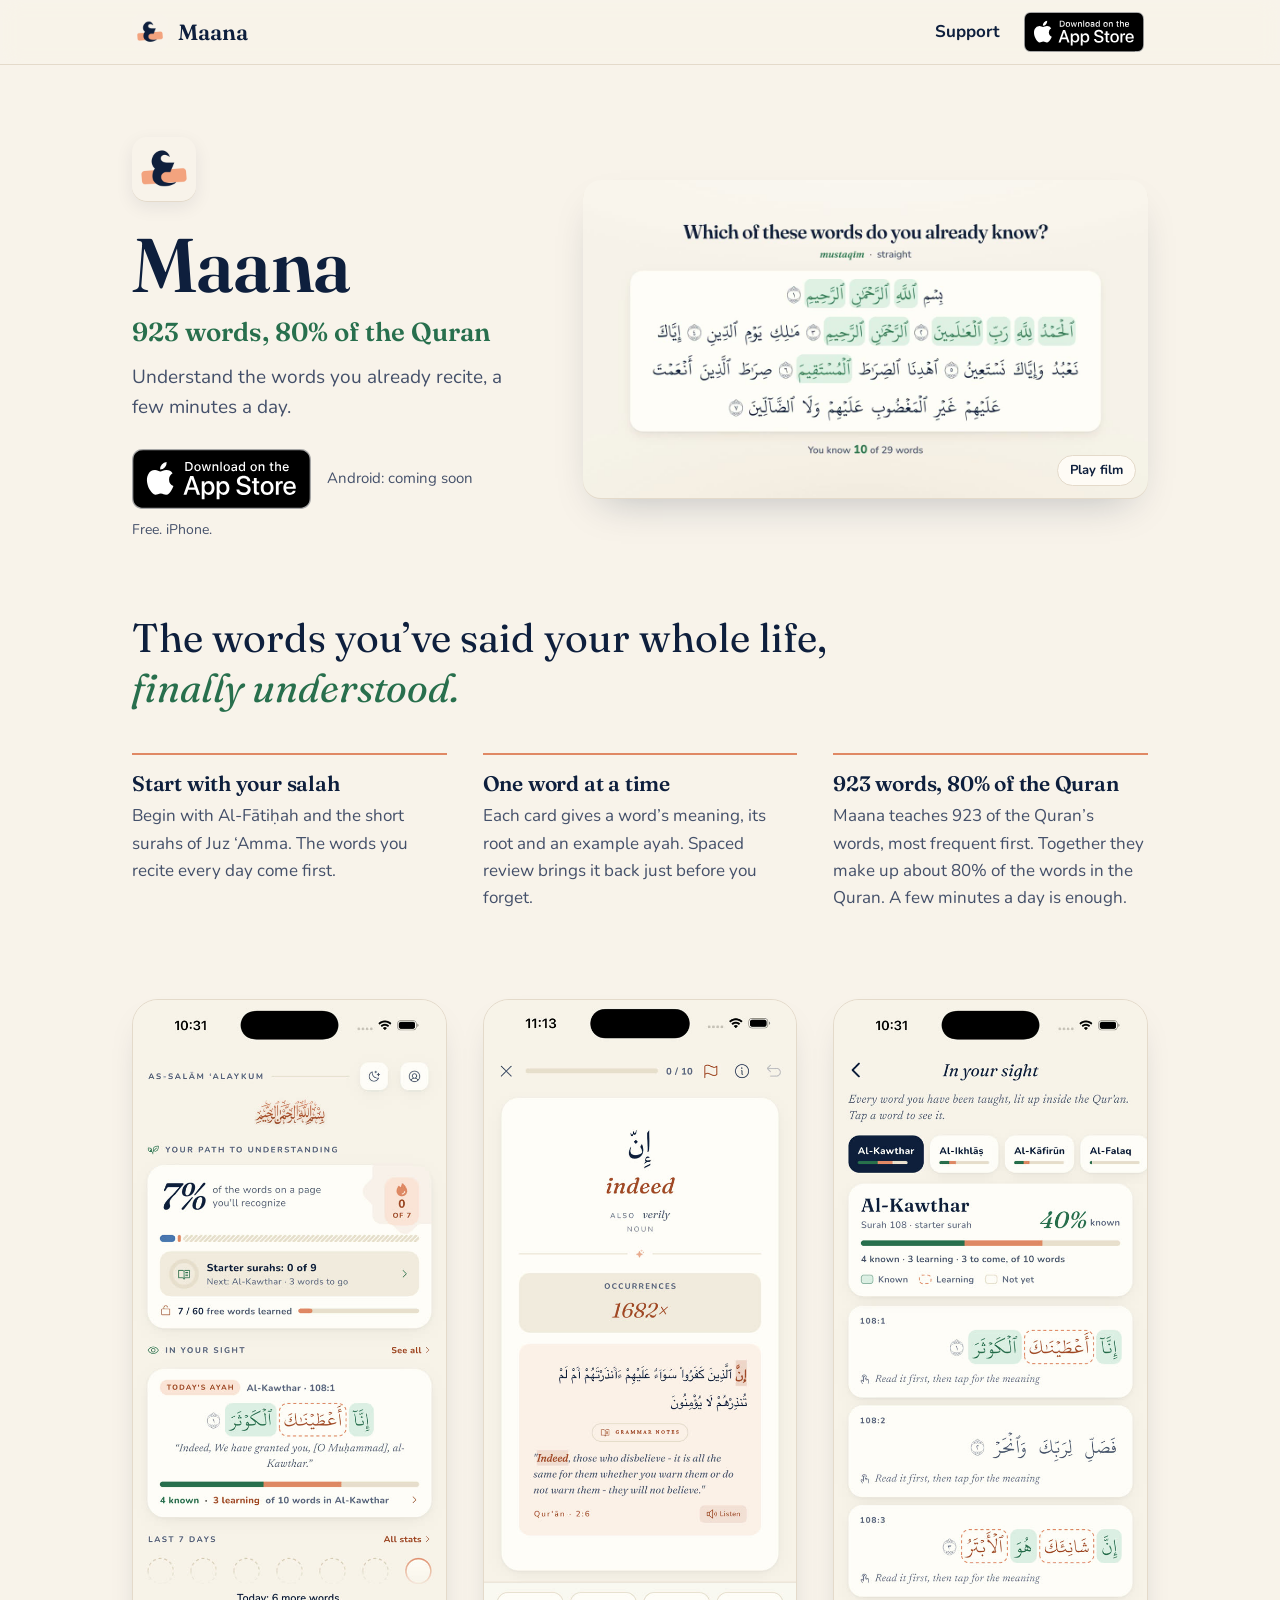
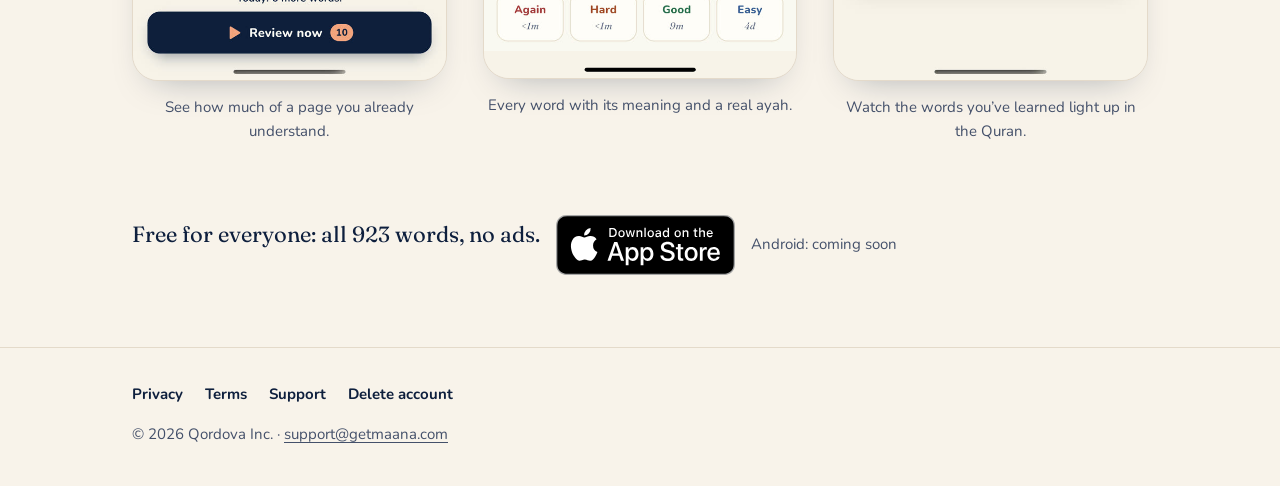
<file: index.html>
<!doctype html>
<html lang="en">
<head>
<meta charset="utf-8">
<meta name="viewport" content="width=device-width, initial-scale=1">
<title>Maana: Essential Quranic Words</title>
<meta name="description" content="923 words, 80% of the Quran. Understand the words you already recite, a few minutes a day.">
<link rel="canonical" href="https://getmaana.com/">
<meta name="theme-color" content="#F8F3EA">
<meta name="apple-itunes-app" content="app-id=6817107338">
<meta property="og:type" content="website">
<meta property="og:site_name" content="Maana">
<meta property="og:title" content="Maana: Essential Quranic Words">
<meta property="og:description" content="923 words, 80% of the Quran. Understand the words you already recite, a few minutes a day.">
<meta property="og:url" content="https://getmaana.com/">
<meta property="og:image" content="https://getmaana.com/assets/og-image.jpg">
<meta property="og:image:width" content="1200">
<meta property="og:image:height" content="630">
<meta property="og:image:alt" content="Al-Fātiḥah with the words you know highlighted in green">
<meta name="twitter:card" content="summary_large_image">
<link rel="icon" href="/favicon.ico" sizes="any">
<link rel="icon" href="/assets/icon.svg" type="image/svg+xml">
<link rel="apple-touch-icon" href="/apple-touch-icon.png">
<link rel="preconnect" href="https://fonts.googleapis.com">
<link rel="preconnect" href="https://fonts.gstatic.com" crossorigin>
<link rel="stylesheet" href="https://fonts.googleapis.com/css2?family=Fraunces:opsz,wght@9..144,400;9..144,600&family=Nunito:wght@400;600;700&display=swap">
<link rel="stylesheet" href="/assets/style.css">
</head>
<body class="home">
<a class="skip" href="#main">Skip to content</a>
<header class="site-header">
  <div class="wrap bar">
    <a class="brand" href="/"><img src="/assets/icon-192.png" alt="" width="36" height="36"><span>Maana</span></a>
    <nav aria-label="Site"><a href="/support/">Support</a><a class="store-badge store-badge--header" href="https://apps.apple.com/app/id6817107338"><img src="/assets/app-store-badge.svg" alt="Download on the App Store" width="120" height="40"></a></nav>
  </div>
</header>
<main id="main">
<section class="hero wrap">
  <div class="hero-copy">
    <img class="hero-icon" src="/assets/icon-192.png" alt="" width="72" height="72">
    <h1>Maana</h1>
    <p class="subtitle">923 words, 80% of the Quran</p>
    <p class="promise">Understand the words you already recite, a few minutes a day.</p>
    <div class="cta">
      <a class="store-badge store-badge--hero" href="https://apps.apple.com/app/id6817107338"><img src="/assets/app-store-badge.svg" alt="Download on the App Store" width="180" height="60"></a>
      <p class="fine soon">Android: coming soon</p>
      <p class="fine">Free. iPhone.</p>
    </div>
  </div>
  <figure class="film">
    <video autoplay muted loop playsinline preload="metadata"
           poster="/assets/maana-hero-poster.jpg" width="1280" height="720"
           aria-label="Al-Fātiḥah on a page. The words you already know light up in green, one by one.">
      <source src="/assets/maana-hero.mp4" type="video/mp4">
    </video>
    <button class="film-toggle" type="button" aria-pressed="false">Pause film</button>
  </figure>
</section>

<section class="idea wrap">
  <p class="lede">The words you’ve said your whole life, <em>finally understood.</em></p>
  <ul class="points">
    <li><h2>Start with your salah</h2><p>Begin with Al-Fātiḥah and the short surahs of Juz ‘Amma. The words you recite every day come first.</p></li>
    <li><h2>One word at a time</h2><p>Each card gives a word’s meaning, its root and an example ayah. Spaced review brings it back just before you forget.</p></li>
    <li><h2>923 words, 80% of the Quran</h2><p>Maana teaches 923 of the Quran’s words, most frequent first. Together they make up about 80% of the words in the Quran. A few minutes a day is enough.</p></li>
  </ul>
</section>

<section class="shots wrap" aria-label="Screenshots">
  <figure>
    <img src="/assets/shots/home_light.jpg" width="600" height="1304" loading="lazy"
         alt="Maana home screen: 7% of the words on a page recognised, today’s ayah from Al-Kawthar, and a Review now button.">
    <figcaption>See how much of a page you already understand.</figcaption>
  </figure>
  <figure>
    <img src="/assets/shots/hygiene_review_card.jpg" width="600" height="1300" loading="lazy"
         alt="A review card for the word inna, meaning indeed, with its 1,682 occurrences and an example verse.">
    <figcaption>Every word with its meaning and a real ayah.</figcaption>
  </figure>
  <figure>
    <img src="/assets/shots/sight_light.jpg" width="600" height="1304" loading="lazy"
         alt="In your sight: Al-Kawthar, 40% known, with the known words highlighted inside each ayah.">
    <figcaption>Watch the words you’ve learned light up in the Quran.</figcaption>
  </figure>
</section>

<section class="closing wrap">
  <p>Free for everyone: all 923 words, no ads.</p>
  <a class="store-badge store-badge--hero" href="https://apps.apple.com/app/id6817107338"><img src="/assets/app-store-badge.svg" alt="Download on the App Store" width="180" height="60"></a>
      <p class="fine soon">Android: coming soon</p>
</section>

<script>
(function () {
  var v = document.querySelector('.film video'), b = document.querySelector('.film-toggle');
  if (!v || !b) return;
  function sync() { var p = v.paused; b.textContent = p ? 'Play film' : 'Pause film'; b.setAttribute('aria-pressed', p ? 'true' : 'false'); }
  if (window.matchMedia && matchMedia('(prefers-reduced-motion: reduce)').matches) { v.removeAttribute('autoplay'); v.pause(); }
  b.addEventListener('click', function () { if (v.paused) v.play(); else v.pause(); });
  v.addEventListener('play', sync); v.addEventListener('pause', sync); sync();
})();
</script>

</main>
<footer class="site-footer">
  <div class="wrap">
    <nav aria-label="Footer">
      <a href="/privacy/">Privacy</a>
      <a href="/terms/">Terms</a>
      <a href="/support/">Support</a>
      <a href="/delete-account/">Delete account</a>
    </nav>
    <p>© 2026 Qordova Inc. · <a href="mailto:support@getmaana.com">support@getmaana.com</a></p>
  </div>
</footer>
</body>
</html>
</file>
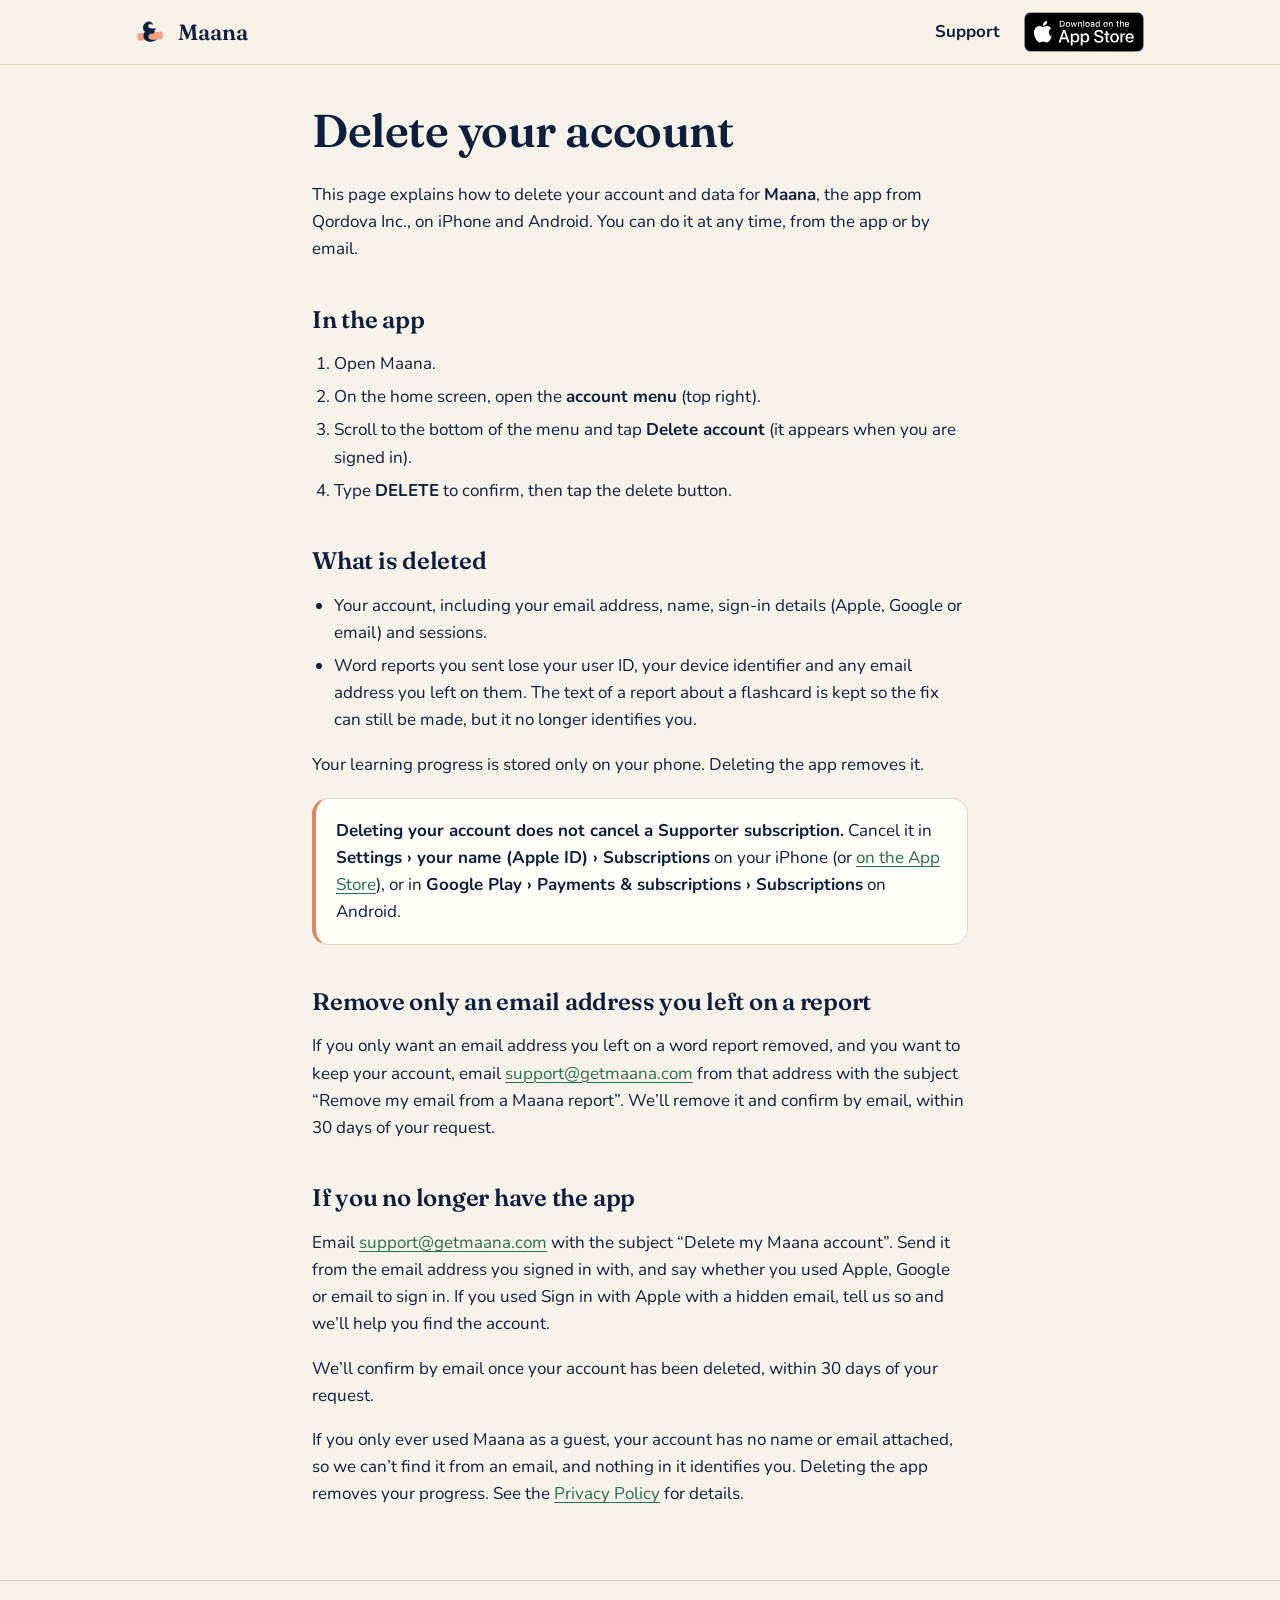
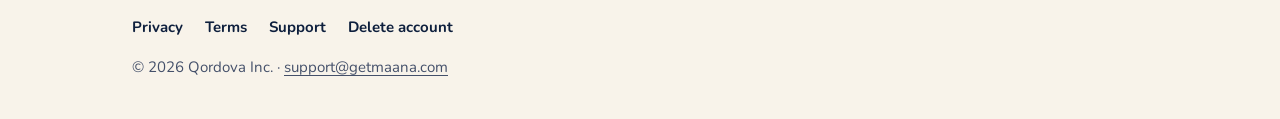
<file: delete-account/index.html>
<!doctype html>
<html lang="en">
<head>
<meta charset="utf-8">
<meta name="viewport" content="width=device-width, initial-scale=1">
<title>Delete your account · Maana</title>
<meta name="description" content="How to delete your Maana account and data.">
<link rel="canonical" href="https://getmaana.com/delete-account/">
<meta name="theme-color" content="#F8F3EA">
<meta name="apple-itunes-app" content="app-id=6817107338">
<meta property="og:type" content="website">
<meta property="og:site_name" content="Maana">
<meta property="og:title" content="Delete your account · Maana">
<meta property="og:description" content="How to delete your Maana account and data.">
<meta property="og:url" content="https://getmaana.com/delete-account/">
<meta property="og:image" content="https://getmaana.com/assets/og-image.jpg">
<meta property="og:image:width" content="1200">
<meta property="og:image:height" content="630">
<meta property="og:image:alt" content="Al-Fātiḥah with the words you know highlighted in green">
<meta name="twitter:card" content="summary_large_image">
<link rel="icon" href="/favicon.ico" sizes="any">
<link rel="icon" href="/assets/icon.svg" type="image/svg+xml">
<link rel="apple-touch-icon" href="/apple-touch-icon.png">
<link rel="preconnect" href="https://fonts.googleapis.com">
<link rel="preconnect" href="https://fonts.gstatic.com" crossorigin>
<link rel="stylesheet" href="https://fonts.googleapis.com/css2?family=Fraunces:opsz,wght@9..144,400;9..144,600&family=Nunito:wght@400;600;700&display=swap">
<link rel="stylesheet" href="/assets/style.css">
</head>
<body class="">
<a class="skip" href="#main">Skip to content</a>
<header class="site-header">
  <div class="wrap bar">
    <a class="brand" href="/"><img src="/assets/icon-192.png" alt="" width="36" height="36"><span>Maana</span></a>
    <nav aria-label="Site"><a href="/support/">Support</a><a class="store-badge store-badge--header" href="https://apps.apple.com/app/id6817107338"><img src="/assets/app-store-badge.svg" alt="Download on the App Store" width="120" height="40"></a></nav>
  </div>
</header>
<main id="main">
<article class="wrap prose">
<h1>Delete your account</h1>
<p>This page explains how to delete your account and data for <strong>Maana</strong>, the app from Qordova Inc., on iPhone and Android. You can do it at any time, from the app or by email.</p>

<h2>In the app</h2>
<ol>
  <li>Open Maana.</li>
  <li>On the home screen, open the <strong>account menu</strong> (top right).</li>
  <li>Scroll to the bottom of the menu and tap <strong>Delete account</strong> (it appears when you are signed in).</li>
  <li>Type <strong>DELETE</strong> to confirm, then tap the delete button.</li>
</ol>

<h2>What is deleted</h2>
<ul>
  <li>Your account, including your email address, name, sign-in details (Apple, Google or email) and sessions.</li>
  <li>Word reports you sent lose your user ID, your device identifier and any email address you left on them. The text of a report about a flashcard is kept so the fix can still be made, but it no longer identifies you.</li>
</ul>
<p>Your learning progress is stored only on your phone. Deleting the app removes it.</p>

<div class="note">
  <p><strong>Deleting your account does not cancel a Supporter subscription.</strong> Cancel it in <strong>Settings › your name (Apple ID) › Subscriptions</strong> on your iPhone (or <a href="https://apps.apple.com/account/subscriptions">on the App Store</a>), or in <strong>Google Play › Payments &amp; subscriptions › Subscriptions</strong> on Android.</p>
</div>

<h2>Remove only an email address you left on a report</h2>
<p>If you only want an email address you left on a word report removed, and you want to keep your account, email <a href="mailto:support@getmaana.com?subject=Remove%20my%20email%20from%20a%20Maana%20report">support@getmaana.com</a> from that address with the subject “Remove my email from a Maana report”. We’ll remove it and confirm by email, within 30 days of your request.</p>

<h2>If you no longer have the app</h2>
<p>Email <a href="mailto:support@getmaana.com?subject=Delete%20my%20Maana%20account">support@getmaana.com</a> with the subject “Delete my Maana account”. Send it from the email address you signed in with, and say whether you used Apple, Google or email to sign in. If you used Sign in with Apple with a hidden email, tell us so and we’ll help you find the account.</p>
<p>We’ll confirm by email once your account has been deleted, within 30 days of your request.</p>
<p>If you only ever used Maana as a guest, your account has no name or email attached, so we can’t find it from an email, and nothing in it identifies you. Deleting the app removes your progress. See the <a href="/privacy/">Privacy Policy</a> for details.</p>
</article>

</main>
<footer class="site-footer">
  <div class="wrap">
    <nav aria-label="Footer">
      <a href="/privacy/">Privacy</a>
      <a href="/terms/">Terms</a>
      <a href="/support/">Support</a>
      <a href="/delete-account/">Delete account</a>
    </nav>
    <p>© 2026 Qordova Inc. · <a href="mailto:support@getmaana.com">support@getmaana.com</a></p>
  </div>
</footer>
</body>
</html>
</file>
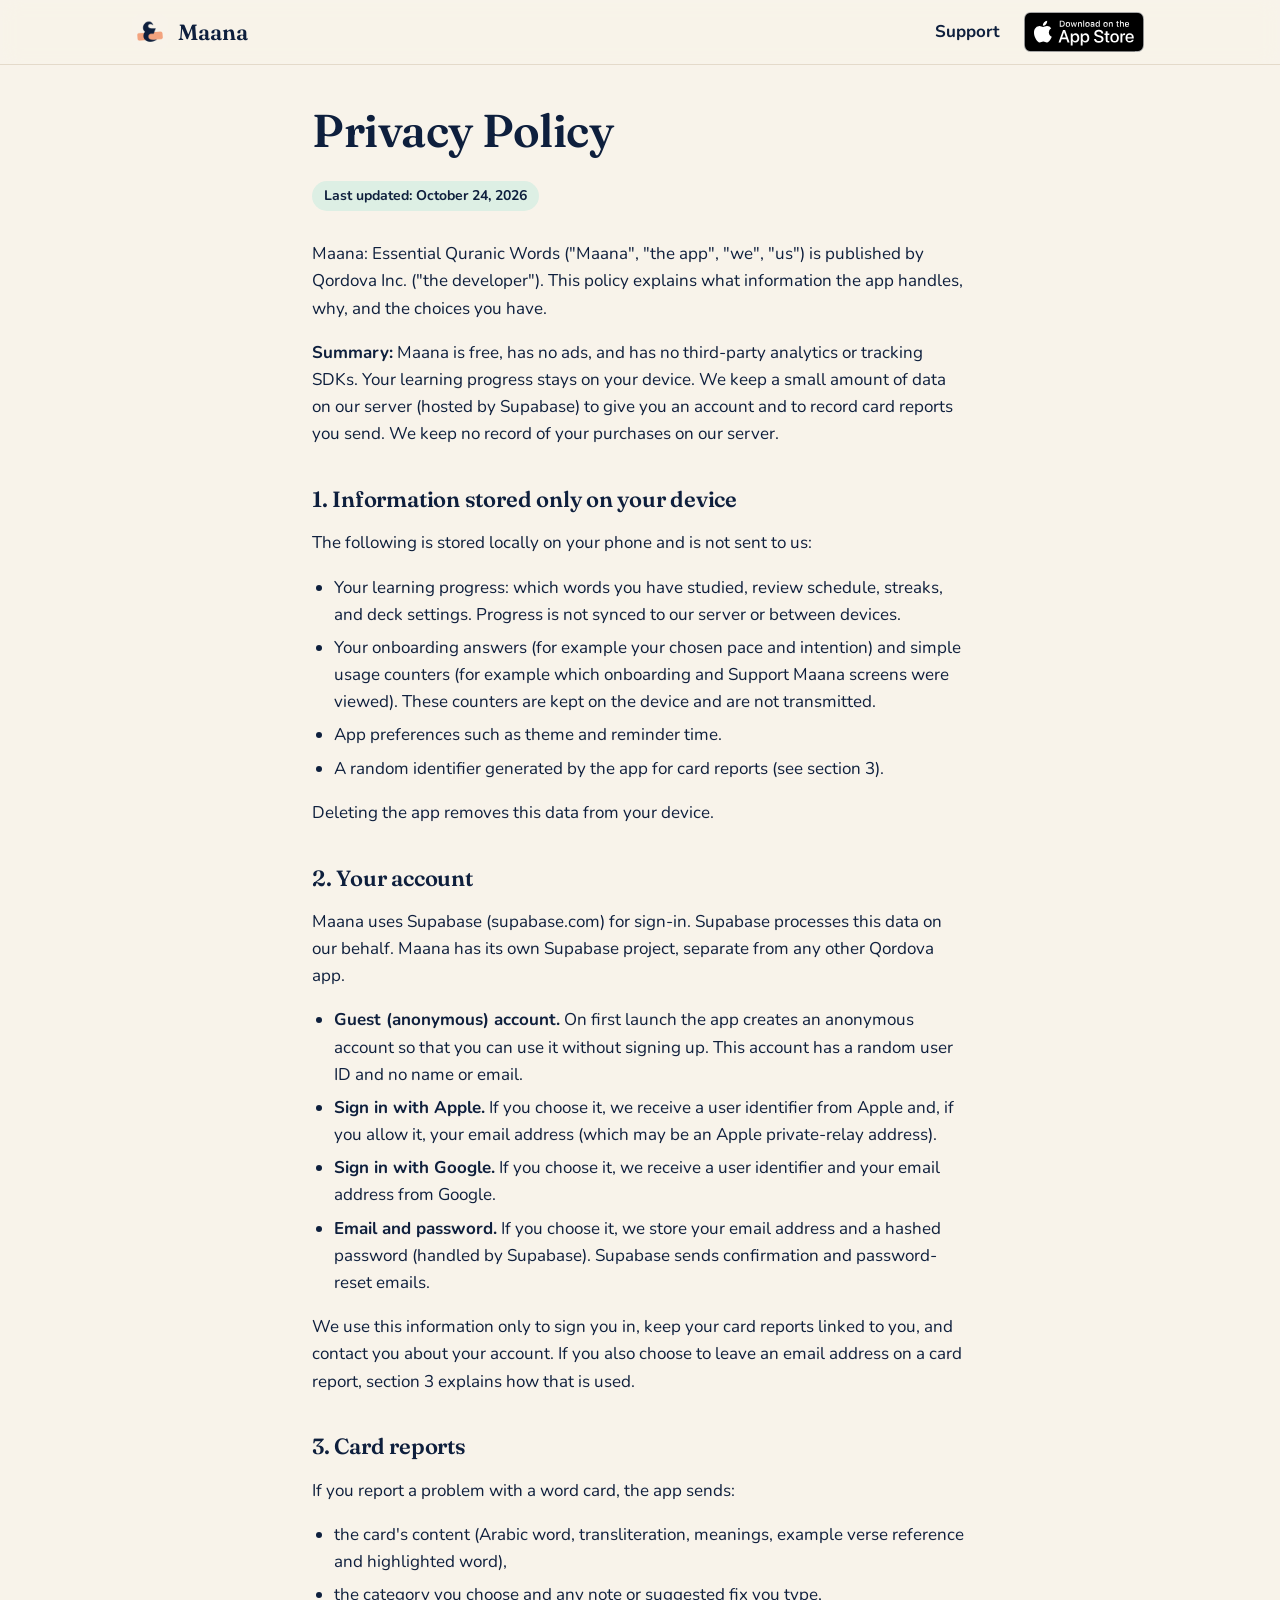
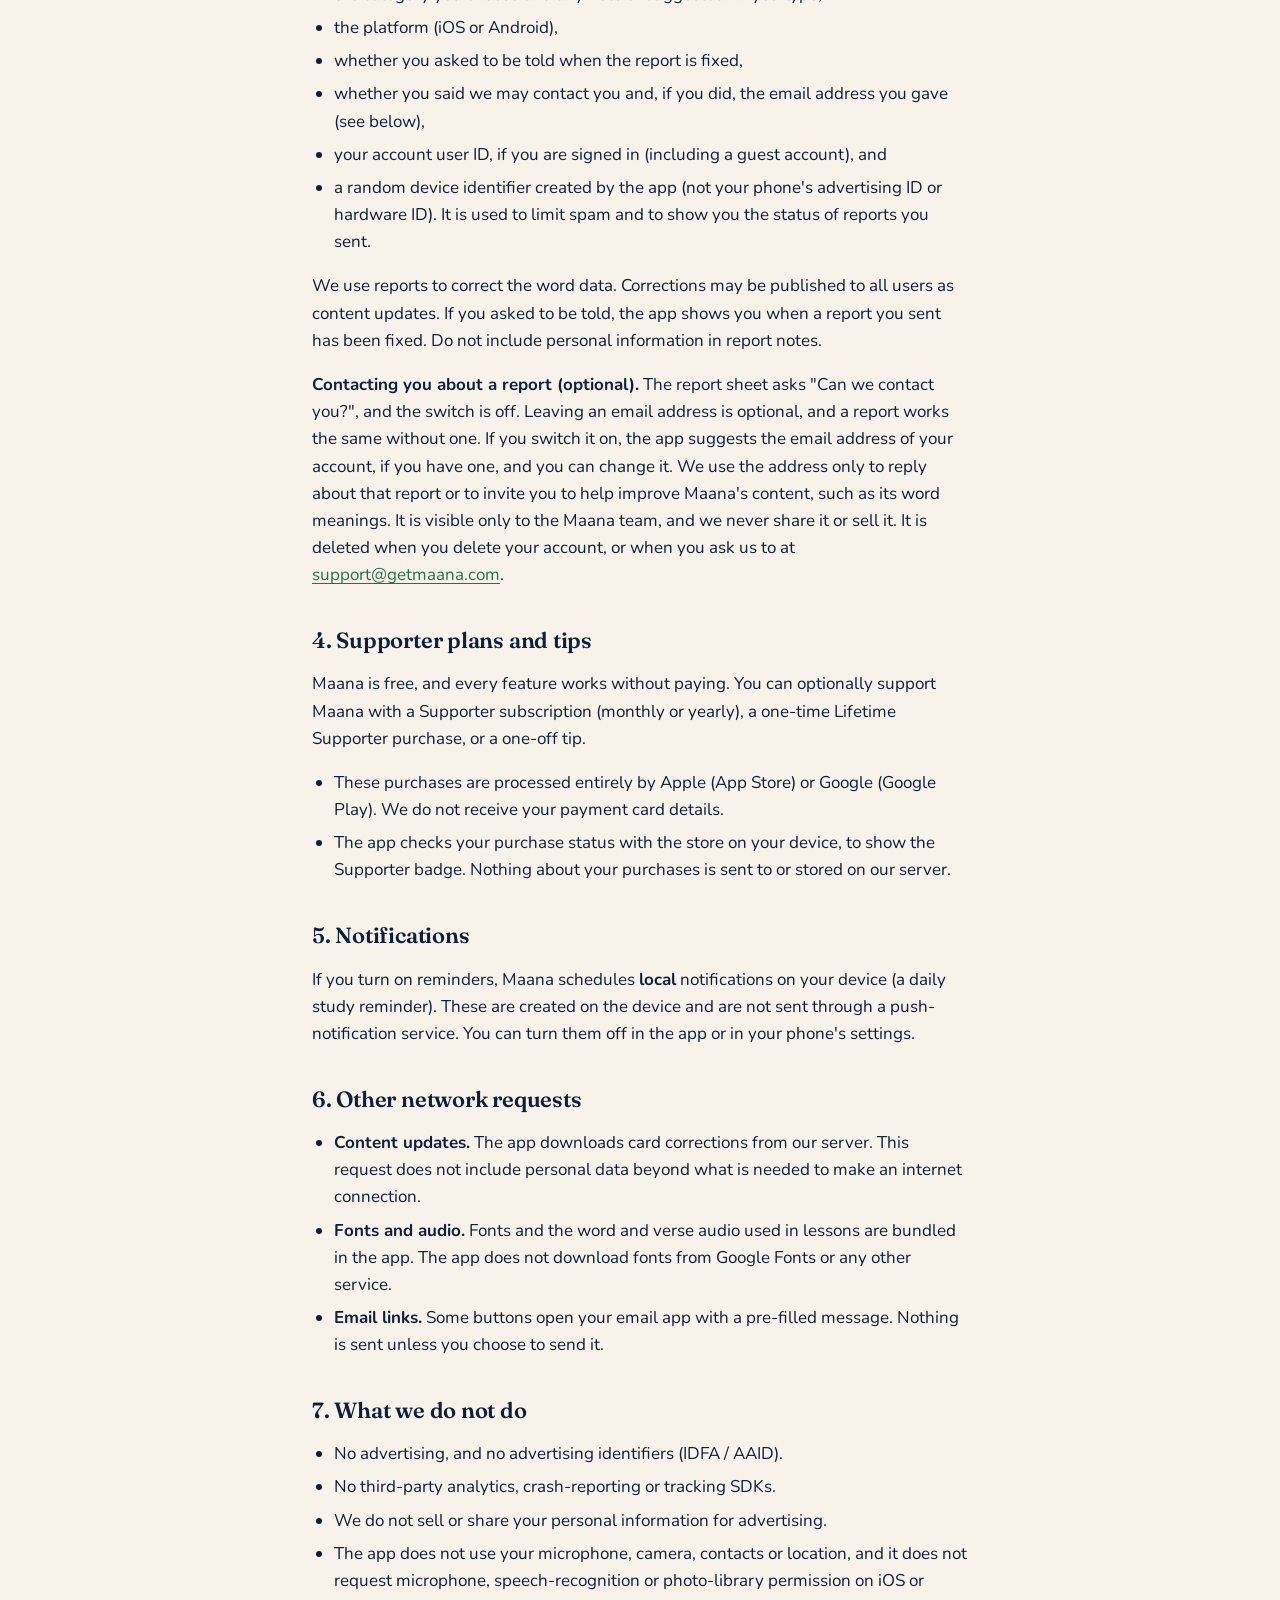
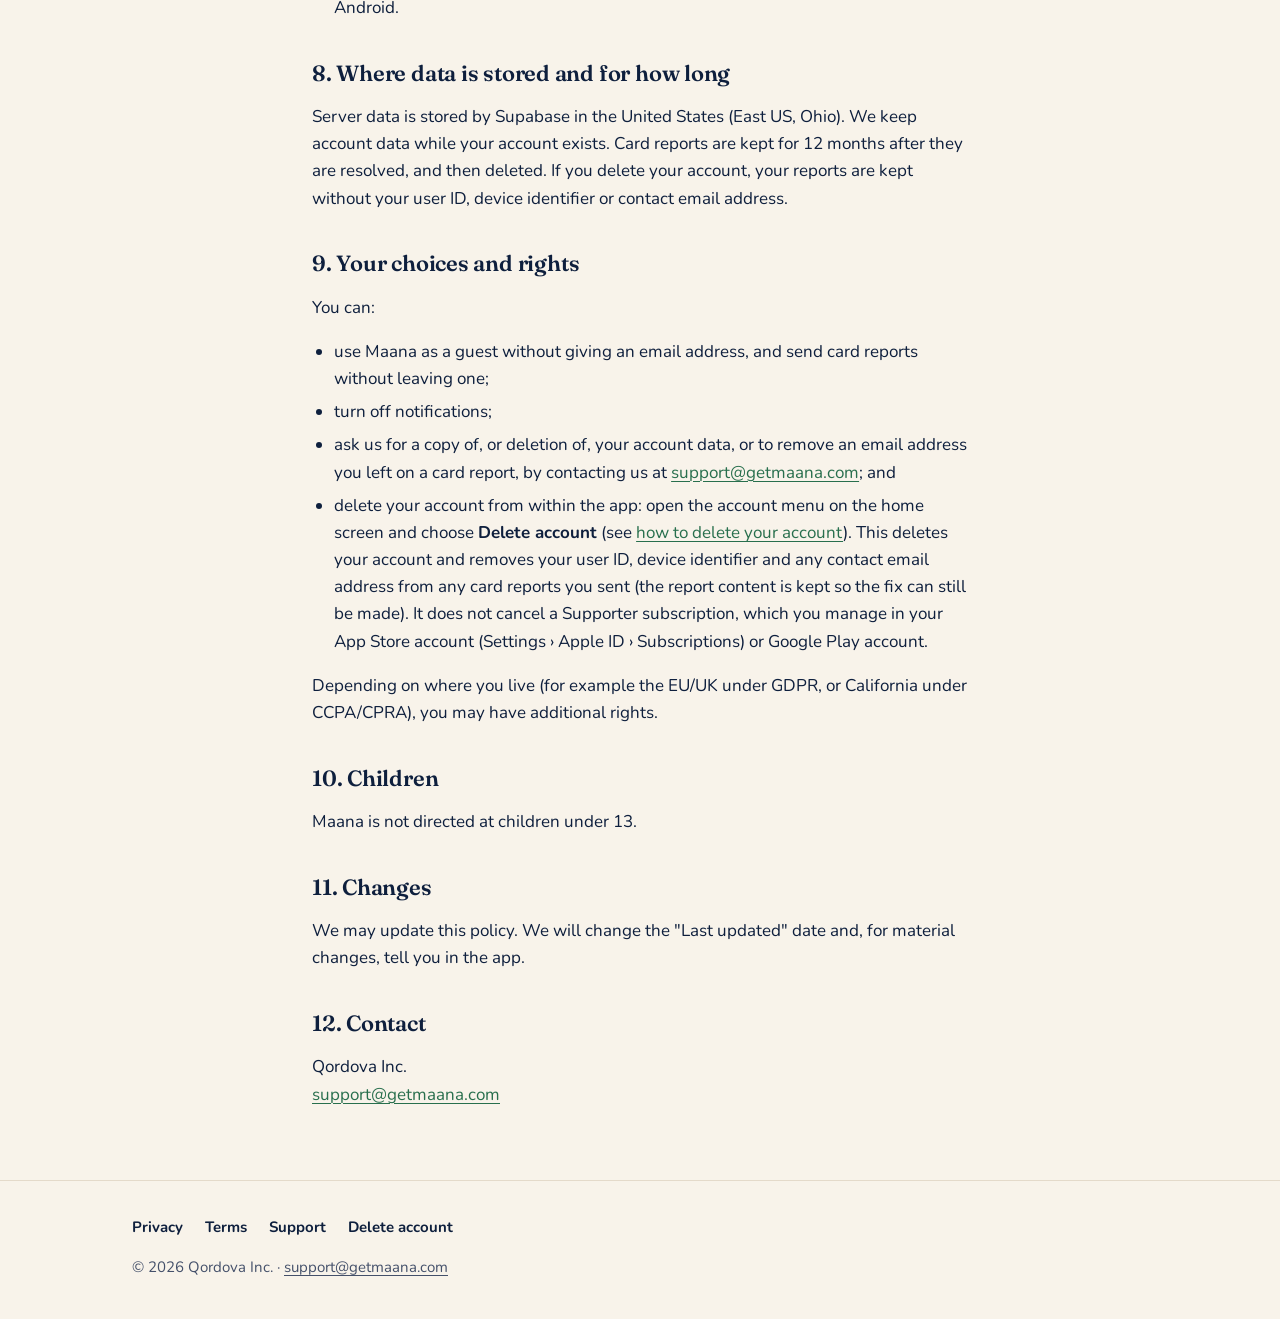
<file: privacy/index.html>
<!doctype html>
<html lang="en">
<head>
<meta charset="utf-8">
<meta name="viewport" content="width=device-width, initial-scale=1">
<title>Privacy Policy · Maana</title>
<meta name="description" content="How Maana handles your information.">
<link rel="canonical" href="https://getmaana.com/privacy/">
<meta name="theme-color" content="#F8F3EA">
<meta name="apple-itunes-app" content="app-id=6817107338">
<meta property="og:type" content="website">
<meta property="og:site_name" content="Maana">
<meta property="og:title" content="Privacy Policy · Maana">
<meta property="og:description" content="How Maana handles your information.">
<meta property="og:url" content="https://getmaana.com/privacy/">
<meta property="og:image" content="https://getmaana.com/assets/og-image.jpg">
<meta property="og:image:width" content="1200">
<meta property="og:image:height" content="630">
<meta property="og:image:alt" content="Al-Fātiḥah with the words you know highlighted in green">
<meta name="twitter:card" content="summary_large_image">
<link rel="icon" href="/favicon.ico" sizes="any">
<link rel="icon" href="/assets/icon.svg" type="image/svg+xml">
<link rel="apple-touch-icon" href="/apple-touch-icon.png">
<link rel="preconnect" href="https://fonts.googleapis.com">
<link rel="preconnect" href="https://fonts.gstatic.com" crossorigin>
<link rel="stylesheet" href="https://fonts.googleapis.com/css2?family=Fraunces:opsz,wght@9..144,400;9..144,600&family=Nunito:wght@400;600;700&display=swap">
<link rel="stylesheet" href="/assets/style.css">
</head>
<body class="">
<a class="skip" href="#main">Skip to content</a>
<header class="site-header">
  <div class="wrap bar">
    <a class="brand" href="/"><img src="/assets/icon-192.png" alt="" width="36" height="36"><span>Maana</span></a>
    <nav aria-label="Site"><a href="/support/">Support</a><a class="store-badge store-badge--header" href="https://apps.apple.com/app/id6817107338"><img src="/assets/app-store-badge.svg" alt="Download on the App Store" width="120" height="40"></a></nav>
  </div>
</header>
<main id="main">
<article class="wrap prose legal">
<h1>Privacy Policy</h1>
<p class="stamp">Last updated: October 24, 2026</p>
<p>Maana: Essential Quranic Words ("Maana", "the app", "we", "us") is published by
Qordova Inc. ("the developer"). This policy explains what information the
app handles, why, and the choices you have.</p>
<p><strong>Summary:</strong> Maana is free, has no ads, and has no third-party analytics or
tracking SDKs. Your learning progress stays on your device. We keep a small
amount of data on our server (hosted by Supabase) to give you an account and
to record card reports you send. We keep no record of your purchases on our
server.</p>
<h2>1. Information stored only on your device</h2>
<p>The following is stored locally on your phone and is not sent to us:</p>
<ul>
<li>Your learning progress: which words you have studied, review schedule,
  streaks, and deck settings. Progress is not synced to our server or between
  devices.</li>
<li>Your onboarding answers (for example your chosen pace and intention) and
  simple usage counters (for example which onboarding and Support Maana
  screens were viewed). These counters are kept on the device and are not
  transmitted.</li>
<li>App preferences such as theme and reminder time.</li>
<li>A random identifier generated by the app for card reports (see section 3).</li>
</ul>
<p>Deleting the app removes this data from your device.</p>
<h2>2. Your account</h2>
<p>Maana uses Supabase (supabase.com) for sign-in. Supabase processes this data on
our behalf. Maana has its own Supabase project, separate from any other
Qordova app.</p>
<ul>
<li><strong>Guest (anonymous) account.</strong> On first launch the app creates an anonymous
  account so that you can use it without signing up. This account has a random
  user ID and no name or email.</li>
<li><strong>Sign in with Apple.</strong> If you choose it, we receive a user identifier from
  Apple and, if you allow it, your email address (which may be an Apple
  private-relay address).</li>
<li><strong>Sign in with Google.</strong> If you choose it, we receive a user identifier and
  your email address from Google.</li>
<li><strong>Email and password.</strong> If you choose it, we store your email address and a
  hashed password (handled by Supabase). Supabase sends confirmation and
  password-reset emails.</li>
</ul>
<p>We use this information only to sign you in, keep your card reports linked to
you, and contact you about your account. If you also choose to leave an email
address on a card report, section 3 explains how that is used.</p>
<h2>3. Card reports</h2>
<p>If you report a problem with a word card, the app sends:</p>
<ul>
<li>the card's content (Arabic word, transliteration, meanings, example verse
  reference and highlighted word),</li>
<li>the category you choose and any note or suggested fix you type,</li>
<li>the platform (iOS or Android),</li>
<li>whether you asked to be told when the report is fixed,</li>
<li>whether you said we may contact you and, if you did, the email address you
  gave (see below),</li>
<li>your account user ID, if you are signed in (including a guest account), and</li>
<li>a random device identifier created by the app (not your phone's advertising
  ID or hardware ID). It is used to limit spam and to show you the status of
  reports you sent.</li>
</ul>
<p>We use reports to correct the word data. Corrections may be published to all
users as content updates. If you asked to be told, the app shows you when a
report you sent has been fixed. Do not include personal information in report
notes.</p>
<p><strong>Contacting you about a report (optional).</strong> The report sheet asks "Can we
contact you?", and the switch is off. Leaving an email address is optional, and
a report works the same without one. If you switch it on, the app suggests the
email address of your account, if you have one, and you can change it. We use
the address only to reply about that report or to invite you to help improve
Maana's content, such as its word meanings. It is visible only to the Maana
team, and we never share it or sell it. It is deleted when you delete your
account, or when you ask us to at <a href="mailto:support@getmaana.com">support@getmaana.com</a>.</p>
<h2>4. Supporter plans and tips</h2>
<p>Maana is free, and every feature works without paying. You can optionally
support Maana with a Supporter subscription (monthly or yearly), a one-time
Lifetime Supporter purchase, or a one-off tip.</p>
<ul>
<li>These purchases are processed entirely by Apple (App Store) or Google
  (Google Play). We do not receive your payment card details.</li>
<li>The app checks your purchase status with the store on your device, to show
  the Supporter badge. Nothing about your purchases is sent to or stored on
  our server.</li>
</ul>
<h2>5. Notifications</h2>
<p>If you turn on reminders, Maana schedules <strong>local</strong> notifications on your
device (a daily study reminder). These are created on the device and are not
sent through a push-notification service. You can turn them off in the app or
in your phone's settings.</p>
<h2>6. Other network requests</h2>
<ul>
<li><strong>Content updates.</strong> The app downloads card corrections from our server.
  This request does not include personal data beyond what is needed to make an
  internet connection.</li>
<li><strong>Fonts and audio.</strong> Fonts and the word and verse audio used in lessons are
  bundled in the app. The app does not download fonts from Google Fonts or any
  other service.</li>
<li><strong>Email links.</strong> Some buttons open your email app with a pre-filled message.
  Nothing is sent unless you choose to send it.</li>
</ul>
<h2>7. What we do not do</h2>
<ul>
<li>No advertising, and no advertising identifiers (IDFA / AAID).</li>
<li>No third-party analytics, crash-reporting or tracking SDKs.</li>
<li>We do not sell or share your personal information for advertising.</li>
<li>The app does not use your microphone, camera, contacts or location, and it does not request microphone, speech-recognition or photo-library permission on iOS or Android.</li>
</ul>
<h2>8. Where data is stored and for how long</h2>
<p>Server data is stored by Supabase in the United States (East US, Ohio). We
keep account data while your account exists. Card reports are kept for 12 months after they are resolved, and then deleted. If you delete your account, your reports are kept without your user ID, device identifier or contact email address.</p>
<h2>9. Your choices and rights</h2>
<p>You can:</p>
<ul>
<li>use Maana as a guest without giving an email address, and send card reports
  without leaving one;</li>
<li>turn off notifications;</li>
<li>ask us for a copy of, or deletion of, your account data, or to remove an email
  address you left on a card report, by contacting us at
  <a href="mailto:support@getmaana.com">support@getmaana.com</a>; and</li>
<li>delete your account from within the app: open the account menu on the home
  screen and choose <strong>Delete account</strong> (see <a href="/delete-account/">how to delete your account</a>). This deletes your account and removes
  your user ID, device identifier and any contact email address from any card
  reports you sent (the report content is kept so the fix can still be made). It does not cancel a
  Supporter subscription, which you manage in your App Store account
  (Settings › Apple ID › Subscriptions) or Google Play account.</li>
</ul>
<p>Depending on where you live (for example the EU/UK under GDPR, or California
under CCPA/CPRA), you may have additional rights.</p>
<h2>10. Children</h2>
<p>Maana is not directed at children under 13.</p>
<h2>11. Changes</h2>
<p>We may update this policy. We will change the "Last updated" date and, for
material changes, tell you in the app.</p>
<h2>12. Contact</h2>
<p>Qordova Inc.<br />
<a href="mailto:support@getmaana.com">support@getmaana.com</a></p>
</article>
</main>
<footer class="site-footer">
  <div class="wrap">
    <nav aria-label="Footer">
      <a href="/privacy/">Privacy</a>
      <a href="/terms/">Terms</a>
      <a href="/support/">Support</a>
      <a href="/delete-account/">Delete account</a>
    </nav>
    <p>© 2026 Qordova Inc. · <a href="mailto:support@getmaana.com">support@getmaana.com</a></p>
  </div>
</footer>
</body>
</html>
</file>
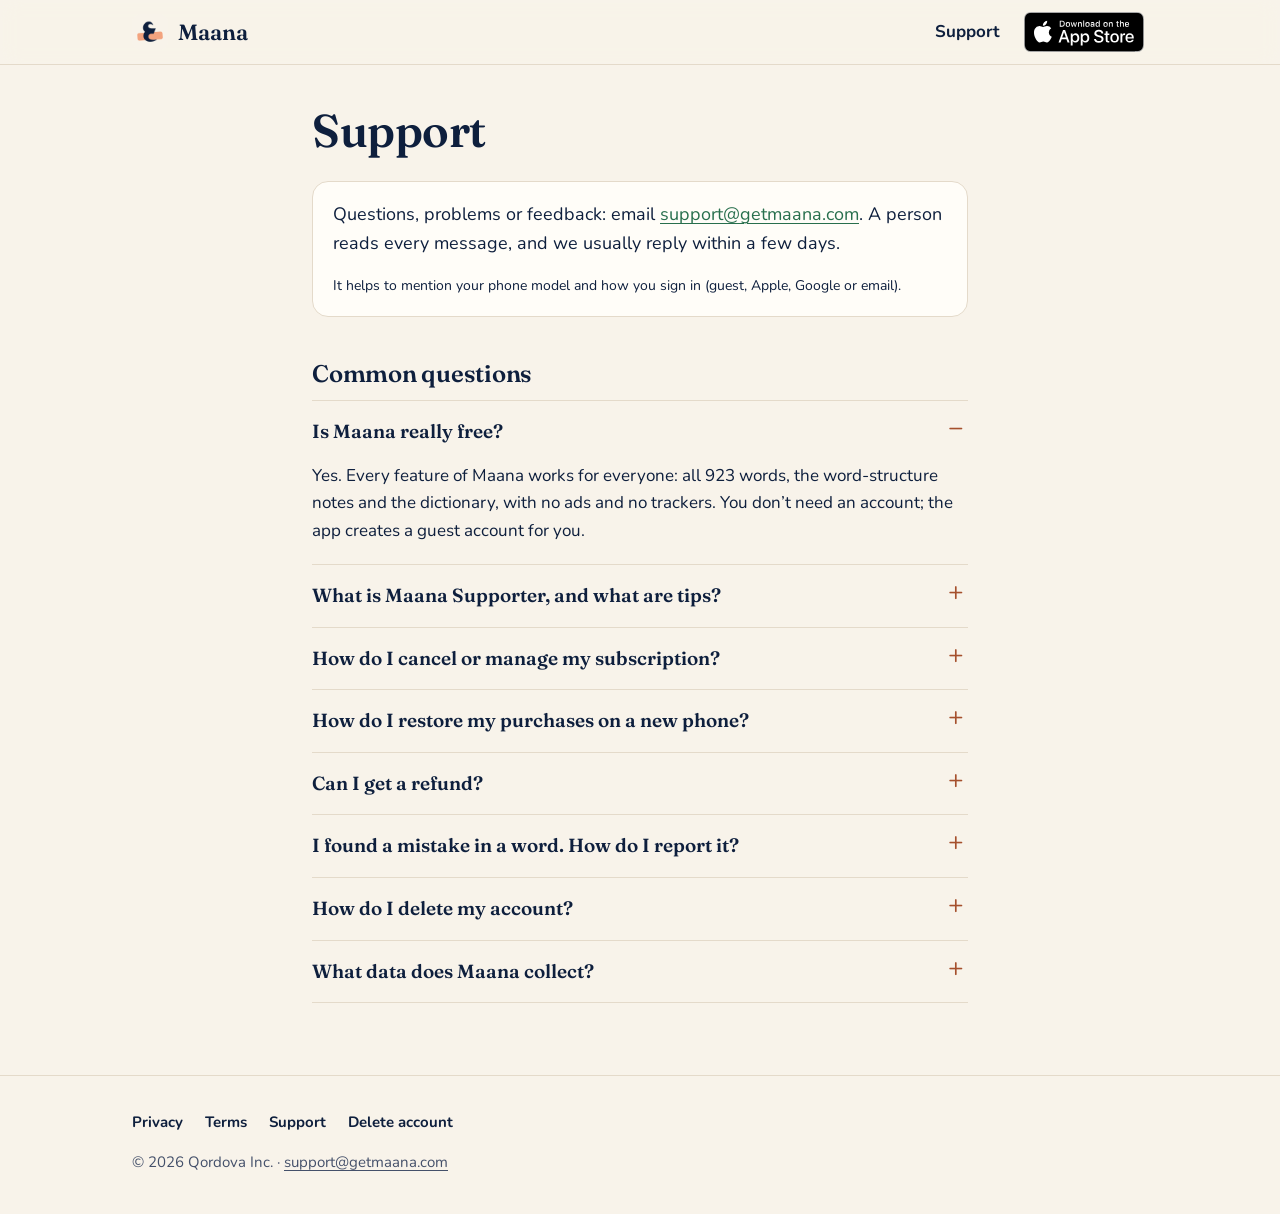
<file: support/index.html>
<!doctype html>
<html lang="en">
<head>
<meta charset="utf-8">
<meta name="viewport" content="width=device-width, initial-scale=1">
<title>Support · Maana</title>
<meta name="description" content="Help with Maana: Supporter plans and tips, restoring purchases, reporting a word and deleting your account.">
<link rel="canonical" href="https://getmaana.com/support/">
<meta name="theme-color" content="#F8F3EA">
<meta name="apple-itunes-app" content="app-id=6817107338">
<meta property="og:type" content="website">
<meta property="og:site_name" content="Maana">
<meta property="og:title" content="Support · Maana">
<meta property="og:description" content="Help with Maana: Supporter plans and tips, restoring purchases, reporting a word and deleting your account.">
<meta property="og:url" content="https://getmaana.com/support/">
<meta property="og:image" content="https://getmaana.com/assets/og-image.jpg">
<meta property="og:image:width" content="1200">
<meta property="og:image:height" content="630">
<meta property="og:image:alt" content="Al-Fātiḥah with the words you know highlighted in green">
<meta name="twitter:card" content="summary_large_image">
<link rel="icon" href="/favicon.ico" sizes="any">
<link rel="icon" href="/assets/icon.svg" type="image/svg+xml">
<link rel="apple-touch-icon" href="/apple-touch-icon.png">
<link rel="preconnect" href="https://fonts.googleapis.com">
<link rel="preconnect" href="https://fonts.gstatic.com" crossorigin>
<link rel="stylesheet" href="https://fonts.googleapis.com/css2?family=Fraunces:opsz,wght@9..144,400;9..144,600&family=Nunito:wght@400;600;700&display=swap">
<link rel="stylesheet" href="/assets/style.css">
</head>
<body class="">
<a class="skip" href="#main">Skip to content</a>
<header class="site-header">
  <div class="wrap bar">
    <a class="brand" href="/"><img src="/assets/icon-192.png" alt="" width="36" height="36"><span>Maana</span></a>
    <nav aria-label="Site"><a href="/support/">Support</a><a class="store-badge store-badge--header" href="https://apps.apple.com/app/id6817107338"><img src="/assets/app-store-badge.svg" alt="Download on the App Store" width="120" height="40"></a></nav>
  </div>
</header>
<main id="main">
<article class="wrap prose">
<h1>Support</h1>
<div class="contact-card">
  <p>Questions, problems or feedback: email <a href="mailto:support@getmaana.com">support@getmaana.com</a>. A person reads every message, and we usually reply within a few days.</p>
  <p class="fine">It helps to mention your phone model and how you sign in (guest, Apple, Google or email).</p>
</div>

<h2>Common questions</h2>

<details open>
<summary>Is Maana really free?</summary>
<p>Yes. Every feature of Maana works for everyone: all 923 words, the word-structure notes and the dictionary, with no ads and no trackers. You don’t need an account; the app creates a guest account for you.</p>
</details>

<details>
<summary>What is Maana Supporter, and what are tips?</summary>
<p>If you’d like to help keep Maana going, you can optionally support it from the account menu (<strong>Support Maana</strong>) with a Monthly or Yearly Supporter subscription (auto-renewing), a one-time Lifetime Supporter purchase, or a one-off tip. None of these unlock anything: the only thing a Supporter plan adds is a “Maana Supporter” badge. The price is shown by the App Store in your currency before you confirm.</p>
</details>

<details>
<summary>How do I cancel or manage my subscription?</summary>
<p>Supporter subscriptions are handled by Apple. On your iPhone, open <strong>Settings › your name (Apple ID) › Subscriptions</strong>, choose Maana, and change or cancel your plan. You can also <a href="https://apps.apple.com/account/subscriptions">manage subscriptions on the App Store</a>.</p>
<p>Subscriptions renew automatically unless cancelled at least 24 hours before the end of the current period. Deleting the app, or deleting your Maana account, does not cancel a subscription.</p>
</details>

<details>
<summary>How do I restore my purchases on a new phone?</summary>
<p>Sign in to the App Store with the same Apple ID you used to buy. In Maana, open the account menu, tap <strong>Support Maana</strong>, then <strong>Restore purchases</strong>. Your Supporter plan and badge will come back. Purchases are checked on your phone with the store; nothing about them is sent to Maana’s server.</p>
</details>

<details>
<summary>Can I get a refund?</summary>
<p>Refunds for App Store purchases are handled by Apple, not by us. You can request one at <a href="https://reportaproblem.apple.com/">reportaproblem.apple.com</a>.</p>
</details>

<details>
<summary>I found a mistake in a word. How do I report it?</summary>
<p>While reviewing, tap the flag at the top of the word card, choose what’s wrong, and add a note or a suggested fix if you like. We review every report, you can follow its status under <strong>My reports</strong> in the account menu, and corrections reach everyone as content updates. You can also email <a href="mailto:support@getmaana.com?subject=Word%20report">support@getmaana.com</a> with the word and what should change.</p>
</details>

<details>
<summary>How do I delete my account?</summary>
<p>In the app, open the account menu on the home screen and choose <strong>Delete account</strong>. This deletes your account and unlinks your word reports from you, and removes any email address you left on them. It does not cancel a Supporter subscription. <a href="/delete-account/">More about account deletion</a>, including how to ask by email if you no longer have the app.</p>
</details>

<details>
<summary>What data does Maana collect?</summary>
<p>Very little. There are no ads and no analytics or tracking. Your learning progress stays on your phone. Read the <a href="/privacy/">Privacy Policy</a>.</p>
</details>
</article>

</main>
<footer class="site-footer">
  <div class="wrap">
    <nav aria-label="Footer">
      <a href="/privacy/">Privacy</a>
      <a href="/terms/">Terms</a>
      <a href="/support/">Support</a>
      <a href="/delete-account/">Delete account</a>
    </nav>
    <p>© 2026 Qordova Inc. · <a href="mailto:support@getmaana.com">support@getmaana.com</a></p>
  </div>
</footer>
</body>
</html>
</file>
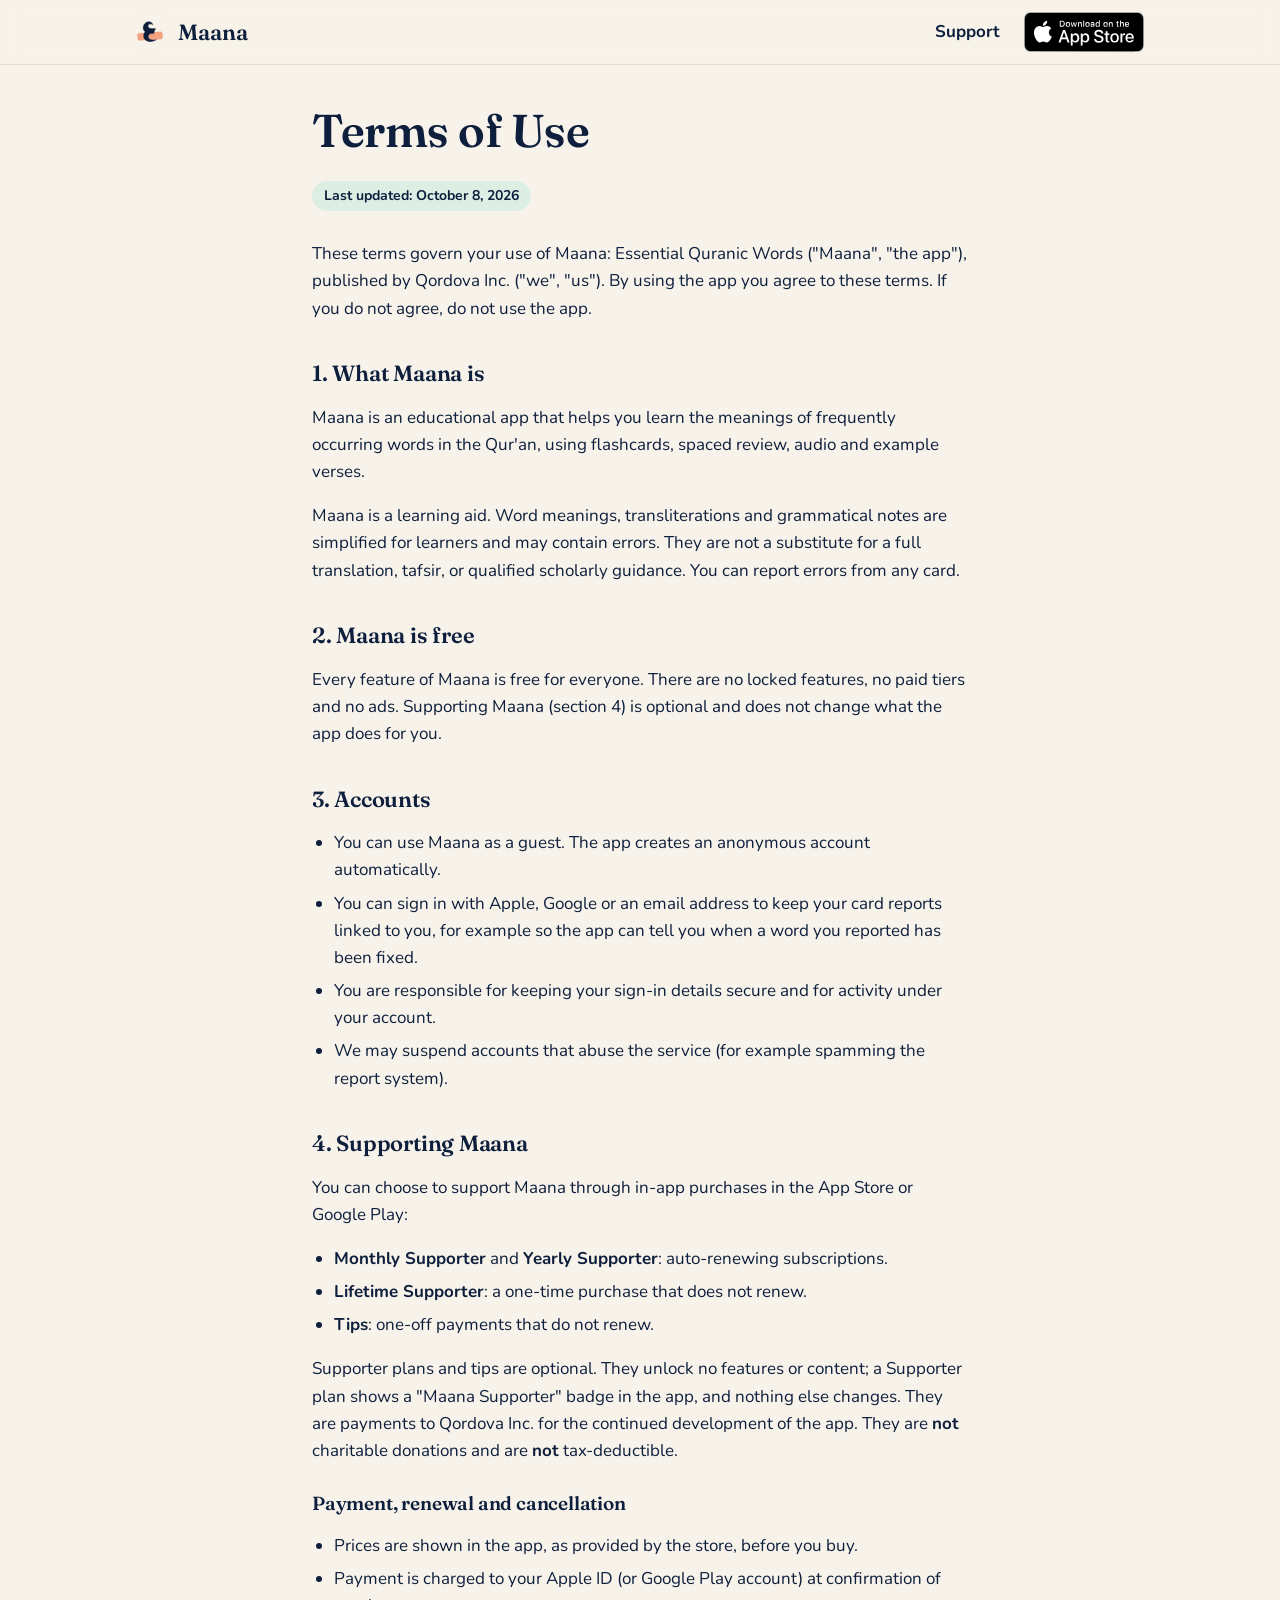
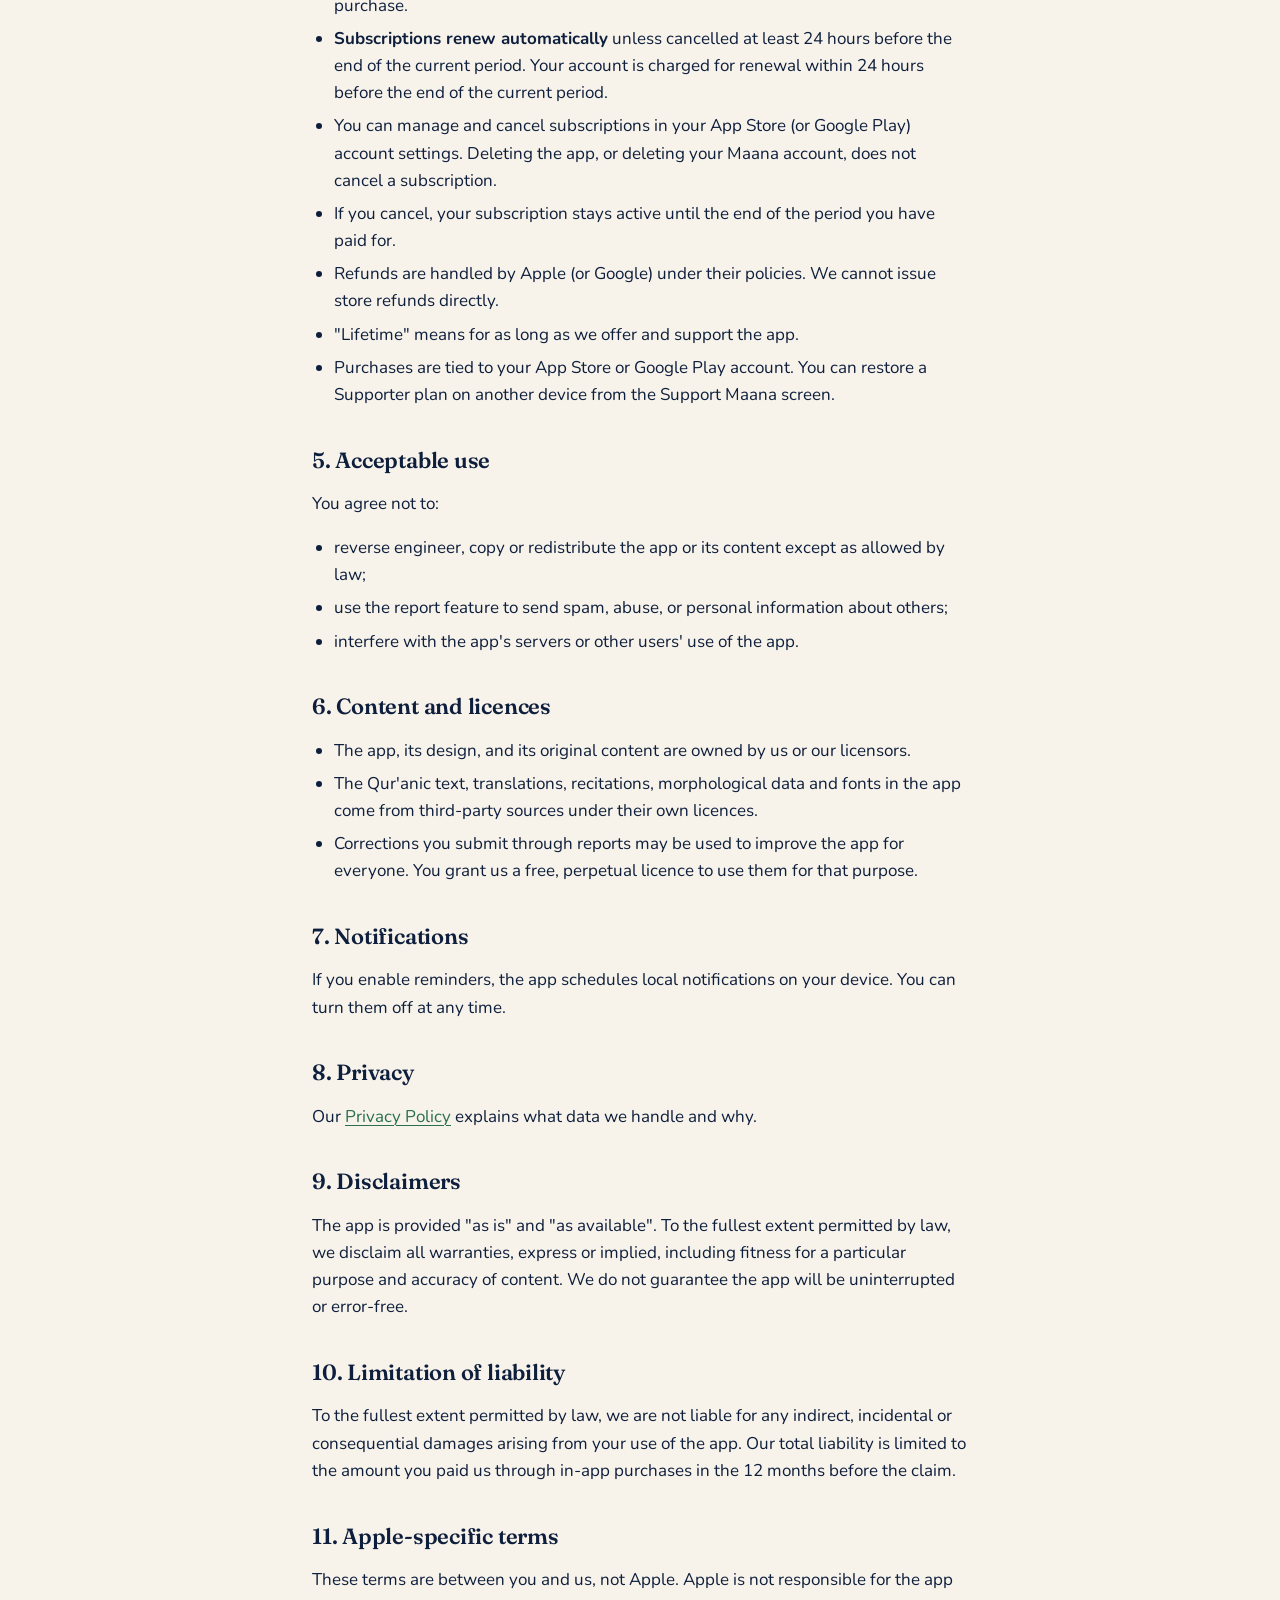
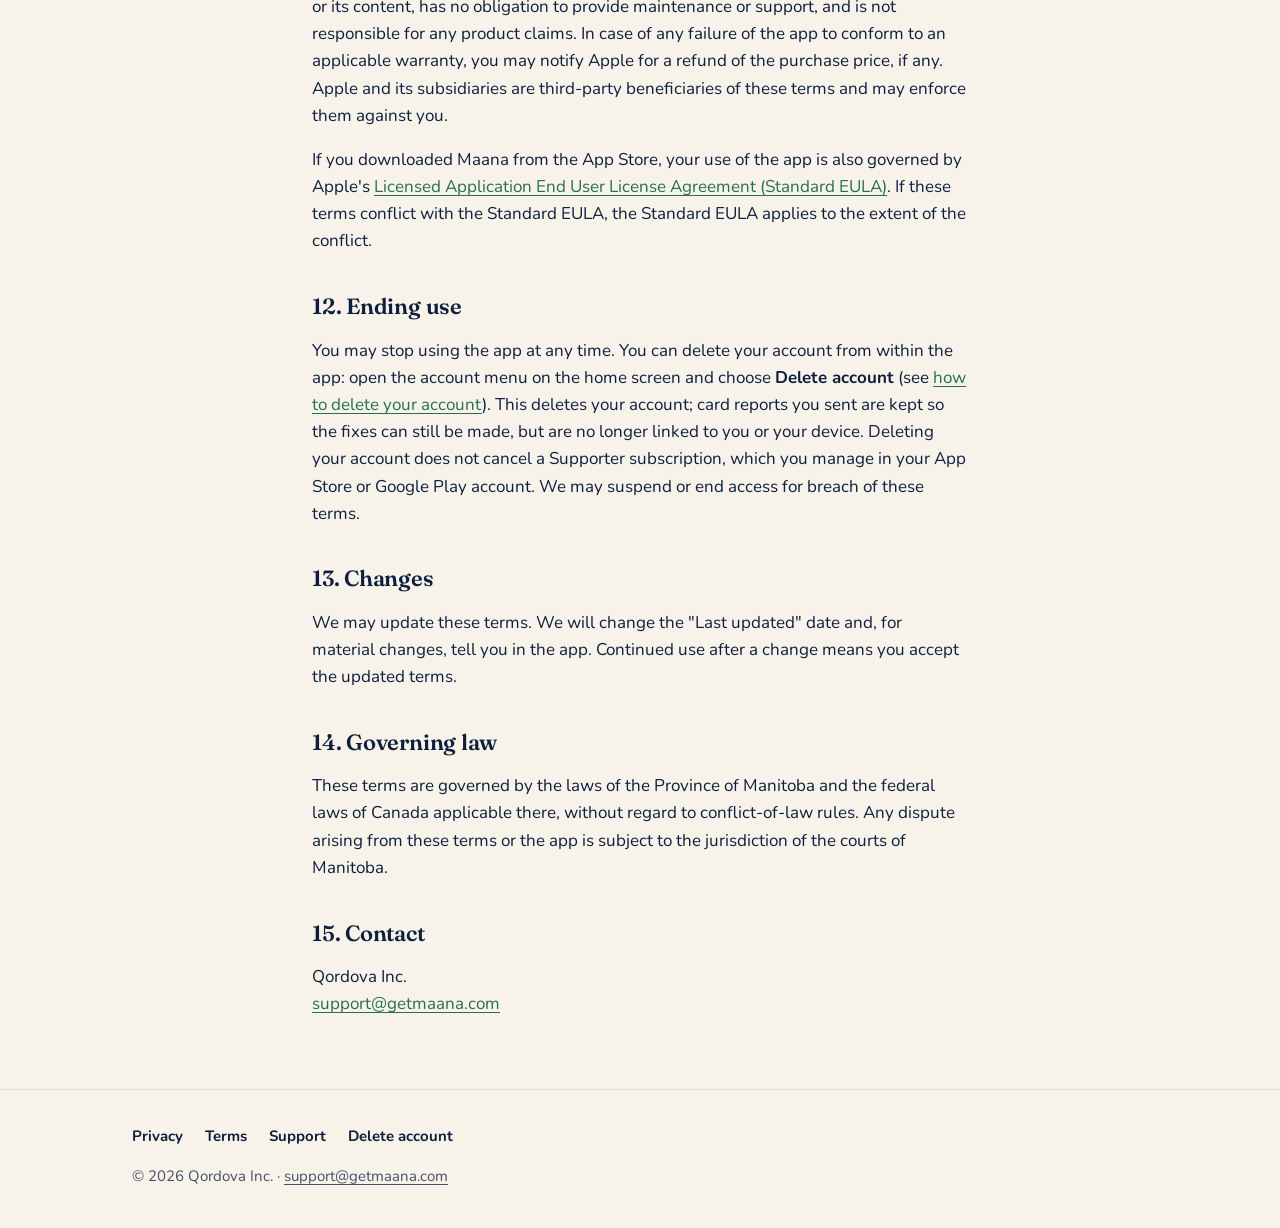
<file: terms/index.html>
<!doctype html>
<html lang="en">
<head>
<meta charset="utf-8">
<meta name="viewport" content="width=device-width, initial-scale=1">
<title>Terms of Use · Maana</title>
<meta name="description" content="The terms for using Maana.">
<link rel="canonical" href="https://getmaana.com/terms/">
<meta name="theme-color" content="#F8F3EA">
<meta name="apple-itunes-app" content="app-id=6817107338">
<meta property="og:type" content="website">
<meta property="og:site_name" content="Maana">
<meta property="og:title" content="Terms of Use · Maana">
<meta property="og:description" content="The terms for using Maana.">
<meta property="og:url" content="https://getmaana.com/terms/">
<meta property="og:image" content="https://getmaana.com/assets/og-image.jpg">
<meta property="og:image:width" content="1200">
<meta property="og:image:height" content="630">
<meta property="og:image:alt" content="Al-Fātiḥah with the words you know highlighted in green">
<meta name="twitter:card" content="summary_large_image">
<link rel="icon" href="/favicon.ico" sizes="any">
<link rel="icon" href="/assets/icon.svg" type="image/svg+xml">
<link rel="apple-touch-icon" href="/apple-touch-icon.png">
<link rel="preconnect" href="https://fonts.googleapis.com">
<link rel="preconnect" href="https://fonts.gstatic.com" crossorigin>
<link rel="stylesheet" href="https://fonts.googleapis.com/css2?family=Fraunces:opsz,wght@9..144,400;9..144,600&family=Nunito:wght@400;600;700&display=swap">
<link rel="stylesheet" href="/assets/style.css">
</head>
<body class="">
<a class="skip" href="#main">Skip to content</a>
<header class="site-header">
  <div class="wrap bar">
    <a class="brand" href="/"><img src="/assets/icon-192.png" alt="" width="36" height="36"><span>Maana</span></a>
    <nav aria-label="Site"><a href="/support/">Support</a><a class="store-badge store-badge--header" href="https://apps.apple.com/app/id6817107338"><img src="/assets/app-store-badge.svg" alt="Download on the App Store" width="120" height="40"></a></nav>
  </div>
</header>
<main id="main">
<article class="wrap prose legal">
<h1>Terms of Use</h1>
<p class="stamp">Last updated: October 8, 2026</p>
<p>These terms govern your use of Maana: Essential Quranic Words ("Maana", "the
app"), published by Qordova Inc. ("we", "us"). By using the app you
agree to these terms. If you do not agree, do not use the app.</p>
<h2>1. What Maana is</h2>
<p>Maana is an educational app that helps you learn the meanings of frequently
occurring words in the Qur'an, using flashcards, spaced review, audio and
example verses.</p>
<p>Maana is a learning aid. Word meanings, transliterations and grammatical notes
are simplified for learners and may contain errors. They are not a substitute
for a full translation, tafsir, or qualified scholarly guidance. You can report
errors from any card.</p>
<h2>2. Maana is free</h2>
<p>Every feature of Maana is free for everyone. There are no locked features, no
paid tiers and no ads. Supporting Maana (section 4) is optional and does not
change what the app does for you.</p>
<h2>3. Accounts</h2>
<ul>
<li>You can use Maana as a guest. The app creates an anonymous account
  automatically.</li>
<li>You can sign in with Apple, Google or an email address to keep your card
  reports linked to you, for example so the app can tell you when a word you
  reported has been fixed.</li>
<li>You are responsible for keeping your sign-in details secure and for activity
  under your account.</li>
<li>We may suspend accounts that abuse the service (for example spamming the
  report system).</li>
</ul>
<h2>4. Supporting Maana</h2>
<p>You can choose to support Maana through in-app purchases in the App Store or
Google Play:</p>
<ul>
<li><strong>Monthly Supporter</strong> and <strong>Yearly Supporter</strong>: auto-renewing subscriptions.</li>
<li><strong>Lifetime Supporter</strong>: a one-time purchase that does not renew.</li>
<li><strong>Tips</strong>: one-off payments that do not renew.</li>
</ul>
<p>Supporter plans and tips are optional. They unlock no features or content; a
Supporter plan shows a "Maana Supporter" badge in the app, and nothing else
changes. They are payments to Qordova Inc. for the continued development of
the app. They are <strong>not</strong> charitable donations and are <strong>not</strong>
tax-deductible.</p>
<h3>Payment, renewal and cancellation</h3>
<ul>
<li>Prices are shown in the app, as provided by the store, before you buy.</li>
<li>Payment is charged to your Apple ID (or Google Play account) at confirmation
  of purchase.</li>
<li><strong>Subscriptions renew automatically</strong> unless cancelled at least 24 hours
  before the end of the current period. Your account is charged for renewal
  within 24 hours before the end of the current period.</li>
<li>You can manage and cancel subscriptions in your App Store (or Google Play)
  account settings. Deleting the app, or deleting your Maana account, does not
  cancel a subscription.</li>
<li>If you cancel, your subscription stays active until the end of the period
  you have paid for.</li>
<li>Refunds are handled by Apple (or Google) under their policies. We cannot
  issue store refunds directly.</li>
<li>"Lifetime" means for as long as we offer and support the app.</li>
<li>Purchases are tied to your App Store or Google Play account. You can restore
  a Supporter plan on another device from the Support Maana screen.</li>
</ul>
<h2>5. Acceptable use</h2>
<p>You agree not to:</p>
<ul>
<li>reverse engineer, copy or redistribute the app or its content except as
  allowed by law;</li>
<li>use the report feature to send spam, abuse, or personal information about
  others;</li>
<li>interfere with the app's servers or other users' use of the app.</li>
</ul>
<h2>6. Content and licences</h2>
<ul>
<li>The app, its design, and its original content are owned by us or our
  licensors.</li>
<li>The Qur'anic text, translations, recitations, morphological data and fonts
  in the app come from third-party sources under their own licences.</li>
<li>Corrections you submit through reports may be used to improve the app for
  everyone. You grant us a free, perpetual licence to use them for that
  purpose.</li>
</ul>
<h2>7. Notifications</h2>
<p>If you enable reminders, the app schedules local notifications on your
device. You can turn them off at any time.</p>
<h2>8. Privacy</h2>
<p>Our <a href="/privacy/">Privacy Policy</a> explains what data we handle and why.</p>
<h2>9. Disclaimers</h2>
<p>The app is provided "as is" and "as available". To the fullest extent
permitted by law, we disclaim all warranties, express or implied, including
fitness for a particular purpose and accuracy of content. We do not guarantee
the app will be uninterrupted or error-free.</p>
<h2>10. Limitation of liability</h2>
<p>To the fullest extent permitted by law, we are not liable for any indirect,
incidental or consequential damages arising from your use of the app. Our
total liability is limited to the amount you paid us through in-app purchases
in the 12 months before the claim.</p>
<h2>11. Apple-specific terms</h2>
<p>These terms are between you and us, not Apple. Apple is not responsible for
the app or its content, has no obligation to provide maintenance or support,
and is not responsible for any product claims. In case of any failure of the
app to conform to an applicable warranty, you may notify Apple for a refund of
the purchase price, if any. Apple and its subsidiaries are third-party
beneficiaries of these terms and may enforce them against you.</p>
<p>If you downloaded Maana from the App Store, your use of the app is also
governed by Apple's
<a rel="noopener" href="https://www.apple.com/legal/internet-services/itunes/dev/stdeula/">Licensed Application End User License Agreement (Standard EULA)</a>.
If these terms conflict with the Standard EULA, the Standard EULA applies to
the extent of the conflict.</p>
<h2>12. Ending use</h2>
<p>You may stop using the app at any time. You can delete your account from
within the app: open the account menu on the home screen and choose
<strong>Delete account</strong> (see <a href="/delete-account/">how to delete your account</a>). This deletes your account; card reports you sent are kept
so the fixes can still be made, but are no longer linked to you or your
device. Deleting your account does not cancel a Supporter subscription, which
you manage in your App Store or Google Play account. We may suspend or end
access for breach of these terms.</p>
<h2>13. Changes</h2>
<p>We may update these terms. We will change the "Last updated" date and, for
material changes, tell you in the app. Continued use after a change means you
accept the updated terms.</p>
<h2>14. Governing law</h2>
<p>These terms are governed by the laws of the Province of Manitoba and the federal laws of Canada applicable there, without regard to conflict-of-law rules. Any dispute arising from these terms or the app is subject to the jurisdiction of the courts of Manitoba.</p>
<h2>15. Contact</h2>
<p>Qordova Inc.<br />
<a href="mailto:support@getmaana.com">support@getmaana.com</a></p>
</article>
</main>
<footer class="site-footer">
  <div class="wrap">
    <nav aria-label="Footer">
      <a href="/privacy/">Privacy</a>
      <a href="/terms/">Terms</a>
      <a href="/support/">Support</a>
      <a href="/delete-account/">Delete account</a>
    </nav>
    <p>© 2026 Qordova Inc. · <a href="mailto:support@getmaana.com">support@getmaana.com</a></p>
  </div>
</footer>
</body>
</html>
</file>
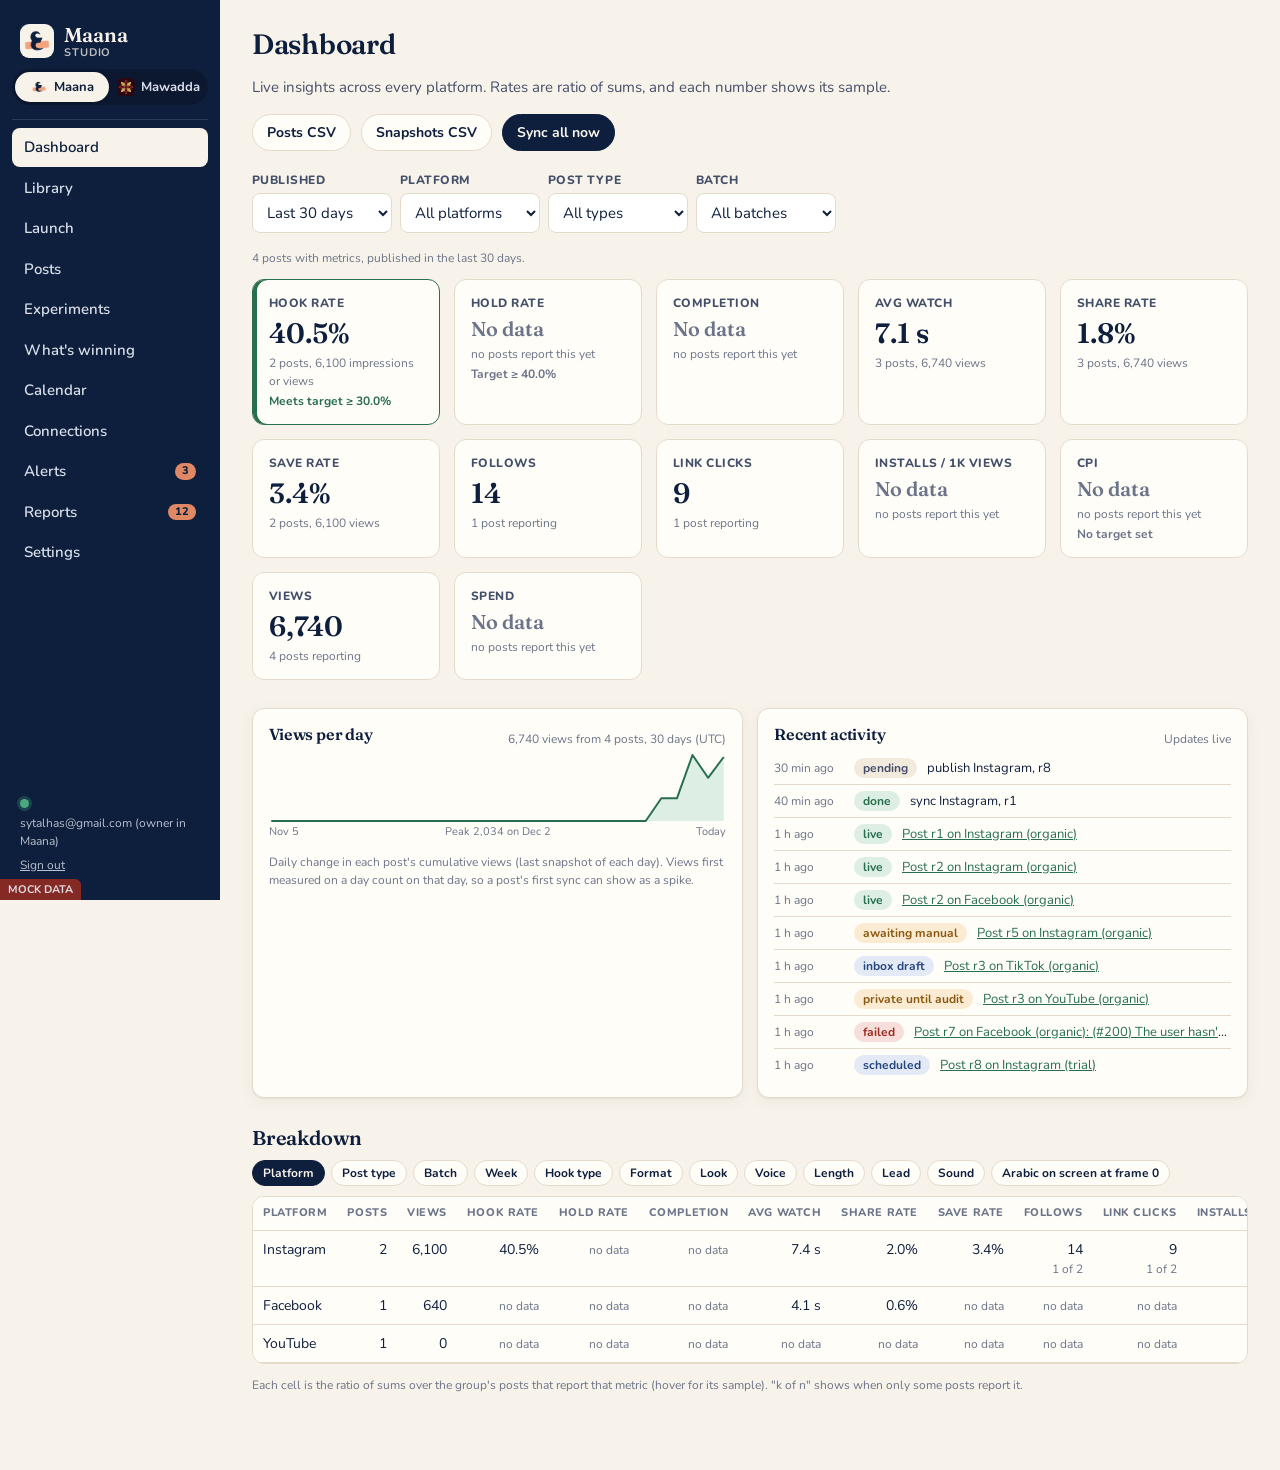
<file: studio/dev/mock.html>
<!doctype html>
<!--
  DEV ONLY: Studio (Maana and Mawadda workspaces) against an in-memory mock backend (dev/mock-supa.js),
  for visual checks before the database is deployed. The real app.js, store.js
  and views run unchanged; only js/supa.js is swapped by the import map.

  Serve from the folder that holds both repos so posters and videos load:
    cd "/Volumes/The Wall/Coding" && python3 -m http.server 8787
    open http://localhost:8787/getmaana-site/studio/dev/mock.html?role=owner#/w/maana/library
  role = owner | editor | viewer
  member = all | maana | mawadda   (workspaces the person belongs to)
  mawadda = empty                  (a brand-new Mawadda workspace)
  From a worktree, serve its parent folder instead and adjust the path.
-->
<html lang="en">
<head>
  <meta charset="utf-8">
  <meta name="viewport" content="width=device-width, initial-scale=1">
  <meta name="robots" content="noindex, nofollow">
  <base href="../">
  <title>Studio (mock)</title>
  <link rel="preconnect" href="https://fonts.googleapis.com">
  <link rel="preconnect" href="https://fonts.gstatic.com" crossorigin>
  <link href="https://fonts.googleapis.com/css2?family=Fraunces:opsz,wght@9..144,500;9..144,600&family=Nunito:wght@400;600;700;800&display=swap" rel="stylesheet">
  <link href="https://fonts.googleapis.com/css2?family=Amiri+Quran&display=swap" rel="stylesheet">
  <link rel="stylesheet" href="css/studio.css">
  <script type="importmap">
    { "imports": { "./js/supa.js": "./dev/mock-supa.js" } }
  </script>
  <style>
    .mock-banner { position: fixed; bottom: 0; left: 0; z-index: 200; background: #9B2C22; color: #fff; font: 700 11px var(--sans);
      padding: 3px 8px; border-top-right-radius: 6px; opacity: .85; pointer-events: none; }
  </style>
</head>
<body>
  <div id="app" aria-live="polite"><div class="boot">Loading Studio</div></div>
  <div id="toasts" role="status" aria-live="polite"></div>
  <div class="mock-banner">MOCK DATA</div>
  <script type="module" src="js/app.js"></script>
</body>
</html>
</file>
<file: assets/style.css>
:root {
  --paper: #F8F3EA;
  --paper-2: #F1EADD;
  --card: #FFFDF8;
  --navy: #0E1F3D;
  --ink-2: #44506A;
  --coral: #E08864;
  --coral-ink: #A5502D;
  --green: #286F4D;
  --green-bg: #DDEFE4;
  --line: #E4DACA;
  --serif: "Fraunces", Georgia, "Times New Roman", serif;
  --sans: "Nunito", system-ui, -apple-system, "Segoe UI", sans-serif;
  --gutter: 20px;
  --max: 1080px;
}
*, *::before, *::after { box-sizing: border-box; }
html { -webkit-text-size-adjust: 100%; }
body {
  margin: 0;
  background: var(--paper);
  color: var(--navy);
  font: 400 17px/1.6 var(--sans);
  text-rendering: optimizeLegibility;
  -webkit-font-smoothing: antialiased;
}
img, video { max-width: 100%; height: auto; display: block; }
a { color: var(--green); text-underline-offset: 3px; text-decoration-thickness: 1px; }
a:hover { text-decoration-thickness: 2px; }
:focus-visible { outline: 3px solid var(--coral); outline-offset: 3px; border-radius: 4px; }
h1, h2, h3 { font-family: var(--serif); font-weight: 600; line-height: 1.15; letter-spacing: -0.01em; margin: 0 0 .5em; }
.wrap { max-width: var(--max); margin: 0 auto; padding: 0 var(--gutter); }
.skip { position: absolute; left: -999px; top: 8px; background: var(--navy); color: var(--paper); padding: 8px 14px; border-radius: 8px; z-index: 10; }
.skip:focus { left: 8px; }

/* header / footer */
.site-header { border-bottom: 1px solid var(--line); position: sticky; top: 0; z-index: 20;
  background: rgba(248,243,234,.92); -webkit-backdrop-filter: saturate(1.4) blur(10px); backdrop-filter: saturate(1.4) blur(10px); }
.site-header nav { display: flex; align-items: center; gap: 16px; }
.bar { display: flex; align-items: center; justify-content: space-between; min-height: 64px; }
.brand { display: inline-flex; align-items: center; gap: 10px; color: var(--navy); text-decoration: none; font: 600 22px/1 var(--serif); }
.brand img { border-radius: 9px; }
.site-header nav a { color: var(--navy); font-weight: 700; text-decoration: none; padding: 10px 4px; }
.site-header nav a:hover { color: var(--green); }
.site-footer { border-top: 1px solid var(--line); margin-top: 72px; padding: 28px 0 40px; color: var(--ink-2); font-size: 15px; }
.site-footer nav { display: flex; flex-wrap: wrap; gap: 6px 22px; margin-bottom: 10px; }
.site-footer nav a { color: var(--navy); font-weight: 700; text-decoration: none; padding: 6px 0; }
.site-footer nav a:hover { color: var(--green); text-decoration: underline; }
.site-footer p { margin: 0; }
.site-footer p a { color: var(--ink-2); }

/* home: hero */
.hero { display: grid; gap: 32px; padding-top: 44px; }
.hero-icon { width: 64px; height: 64px; border-radius: 15px; box-shadow: 0 1px 0 var(--line), 0 6px 18px rgba(14,31,61,.08); margin-bottom: 20px; }
.hero h1 { font-size: clamp(48px, 11vw, 76px); margin-bottom: .1em; }
.subtitle { font: 600 clamp(21px, 5vw, 26px)/1.3 var(--serif); color: var(--green); margin: 0 0 12px; }
.promise { font-size: 19px; color: var(--ink-2); margin: 0 0 26px; max-width: 30em; }
.cta { display: flex; flex-wrap: wrap; align-items: center; gap: 12px 18px; }
.store-button {
  display: inline-flex; align-items: center; justify-content: center; min-height: 52px;
  padding: 0 24px; border-radius: 14px; background: var(--navy); color: var(--paper);
  font: 700 17px/1 var(--sans); text-decoration: none; transition: background .15s;
}
.store-button:hover { background: #1B3160; text-decoration: none; }
.fine { font-size: 14px; color: var(--ink-2); margin: 0; }
.film { margin: 0; }
.film video { width: 100%; aspect-ratio: 16 / 9; object-fit: cover; border-radius: 18px; background: var(--paper-2); box-shadow: 0 1px 0 var(--line), 0 18px 40px -18px rgba(14,31,61,.28); }

/* home: idea */
.idea { padding-top: 72px; }
.lede { font: 400 clamp(26px, 6vw, 40px)/1.25 var(--serif); margin: 0 0 40px; max-width: 18em; }
.lede em { font-style: italic; color: var(--green); }
.points { list-style: none; margin: 0; padding: 0; display: grid; gap: 28px; }
.points li { border-top: 2px solid var(--coral); padding-top: 16px; }
.points h2 { font-size: 21px; margin-bottom: .35em; }
.points p { margin: 0; color: var(--ink-2); }

/* home: screenshots */
.shots { display: grid; grid-auto-flow: column; grid-auto-columns: 72%; gap: 18px; overflow-x: auto; scroll-snap-type: x mandatory; padding-top: 64px; padding-bottom: 8px; }
.shots figure { margin: 0; scroll-snap-align: center; }
.shots img { width: 100%; border-radius: 26px; border: 1px solid var(--line); box-shadow: 0 16px 36px -20px rgba(14,31,61,.35); background: var(--card); }
.shots figcaption { margin-top: 14px; font-size: 15px; color: var(--ink-2); text-align: center; }

.closing { text-align: center; padding-top: 64px; }
.closing p { font: 400 22px/1.35 var(--serif); margin: 0 0 20px; }

/* prose pages */
.prose { max-width: 720px; padding-top: 40px; }
.prose h1 { font-size: clamp(34px, 8vw, 46px); }
.prose h2 { font-size: 24px; margin-top: 1.8em; }
.prose h3 { font-size: 19px; margin-top: 1.5em; }
.prose p, .prose li { color: var(--navy); }
.prose ul, .prose ol { padding-left: 1.3em; }
.prose li { margin: .35em 0; }
.prose li > ul { margin: .3em 0; }
.stamp { display: inline-block; font-size: 14px; font-weight: 700; color: var(--green); background: var(--green-bg); border-radius: 999px; padding: 4px 12px; margin: 0 0 12px; }
.legal h2 { font-size: 22px; }
.contact-card, .note { background: var(--card); border: 1px solid var(--line); border-radius: 16px; padding: 18px 20px; margin: 20px 0 8px; }
.contact-card p:first-child { margin-top: 0; font-size: 18px; }
.note { border-left: 4px solid var(--coral); }
.note p { margin: 0; }
details { border-bottom: 1px solid var(--line); }
details:first-of-type { border-top: 1px solid var(--line); }
summary { cursor: pointer; list-style: none; font: 600 19px/1.35 var(--serif); padding: 18px 36px 18px 0; position: relative; }
summary::-webkit-details-marker { display: none; }
summary::after { content: "+"; position: absolute; right: 4px; top: 14px; font: 400 26px/1 var(--sans); color: var(--coral-ink); }
details[open] summary::after { content: "−"; }
details > :not(summary) { margin-top: 0; }
details > :last-child { margin-bottom: 20px; }
.center { text-align: center; padding-top: 80px; }

@media (min-width: 760px) {
  :root { --gutter: 32px; }
  .hero { grid-template-columns: 5fr 7fr; align-items: center; gap: 48px; padding-top: 72px; }
  .points { grid-template-columns: repeat(3, 1fr); gap: 36px; }
  .shots { grid-auto-flow: row; grid-template-columns: repeat(3, 1fr); overflow: visible; gap: 36px; padding-top: 88px; }
}
@media (prefers-reduced-motion: reduce) {
  * { transition: none !important; }
}
.film { position: relative; }
.film-toggle { position: absolute; right: 12px; bottom: 12px; font: 700 13px/1 var(--sans); color: var(--navy); background: rgba(255,253,248,.88); border: 1px solid var(--line); border-radius: 999px; padding: 8px 12px; cursor: pointer; }
.film-toggle:hover { background: var(--card); }

/* Official App Store badge (unmodified artwork; Apple's minimum on-screen height is 40px) */
.store-badge { display: inline-block; line-height: 0; border-radius: 10px; transition: transform .15s, opacity .15s; }
.store-badge img { display: block; width: auto; }
.store-badge:hover { transform: translateY(-1px); opacity: .9; }
.store-badge:focus-visible { outline: 3px solid var(--green); outline-offset: 3px; }
.store-badge--hero img { height: 60px; }
.store-badge--header img { height: 40px; }
@media (max-width: 360px) { .store-badge--header img { height: 40px; } .site-header nav { gap: 10px; } }

.store-badge--play img { height: 60px; }   /* Google's PNG includes its own padding */
.cta, .closing { display: flex; flex-wrap: wrap; align-items: center; gap: 10px 16px; }
.soon { color: var(--ink-2); }
.closing .soon, .cta .soon { font: 400 15px/1.4 var(--sans); color: var(--ink-2); margin: 0; }
</file>
